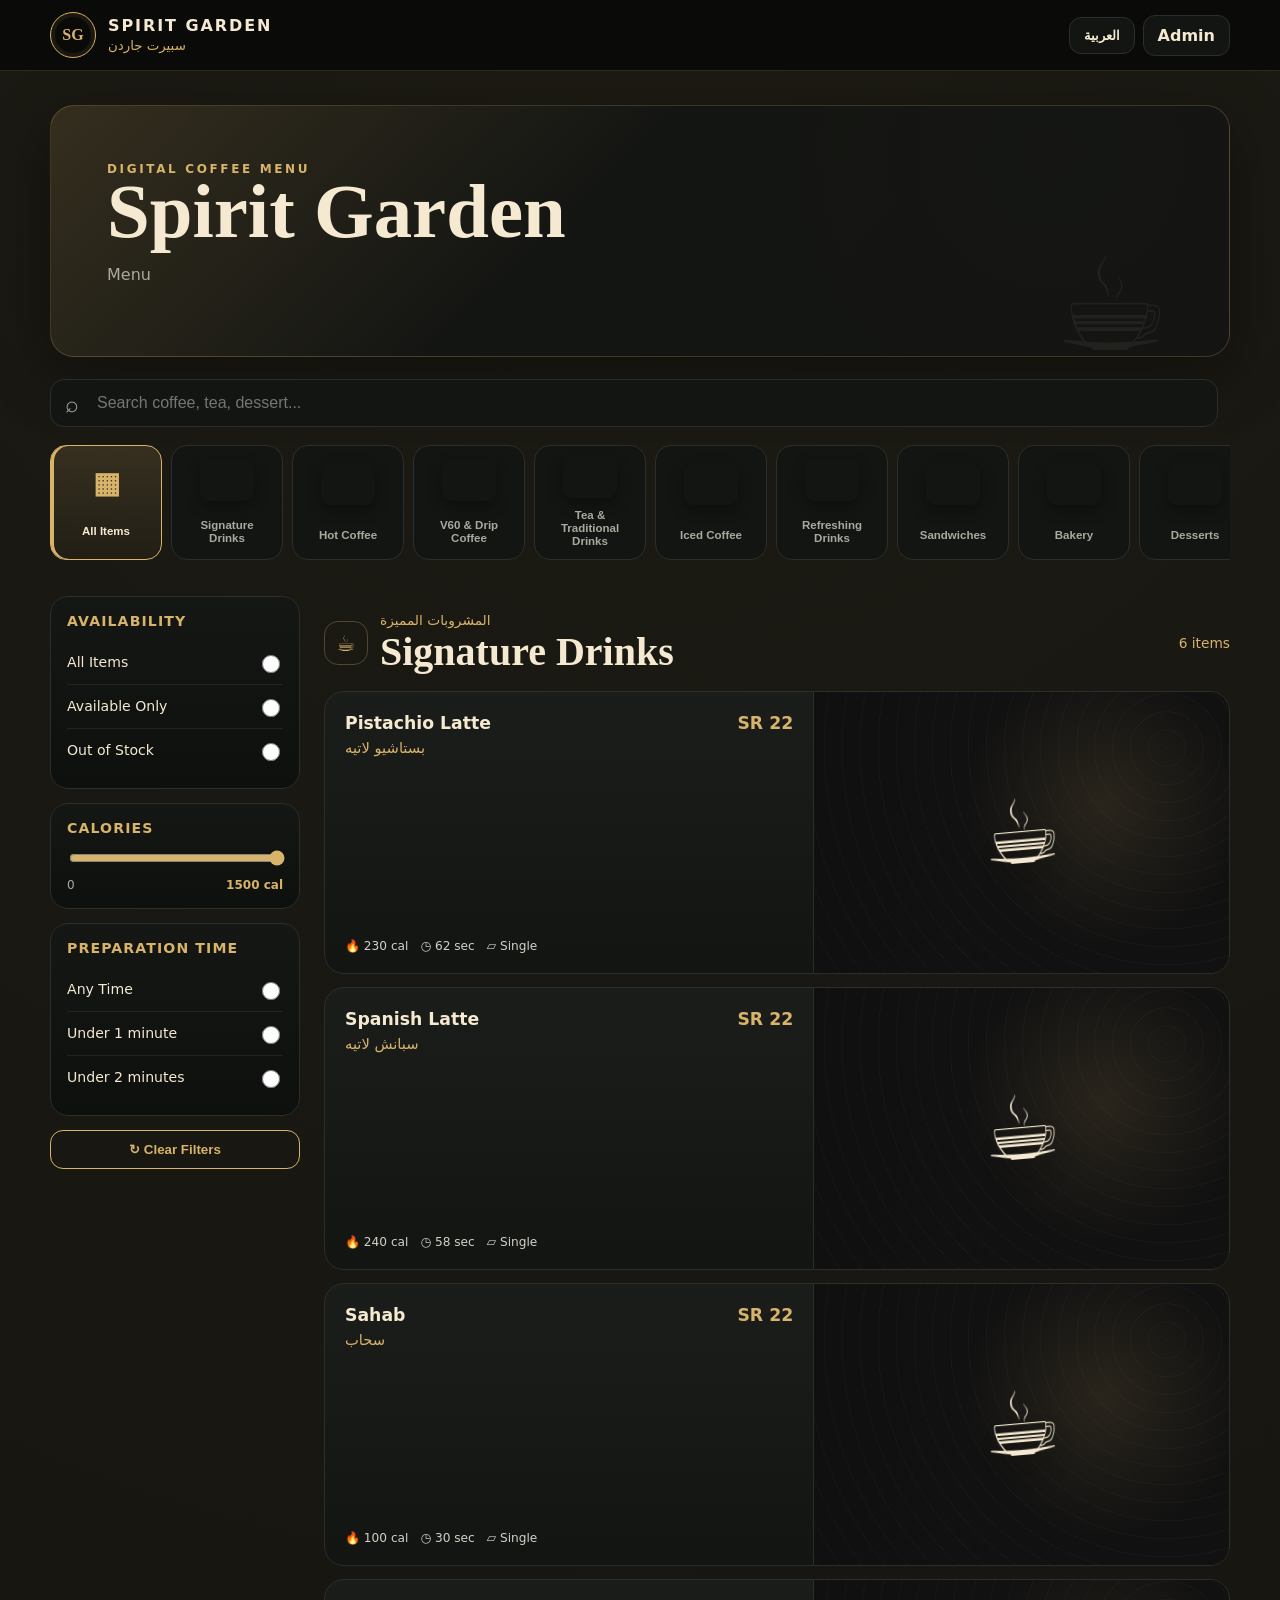
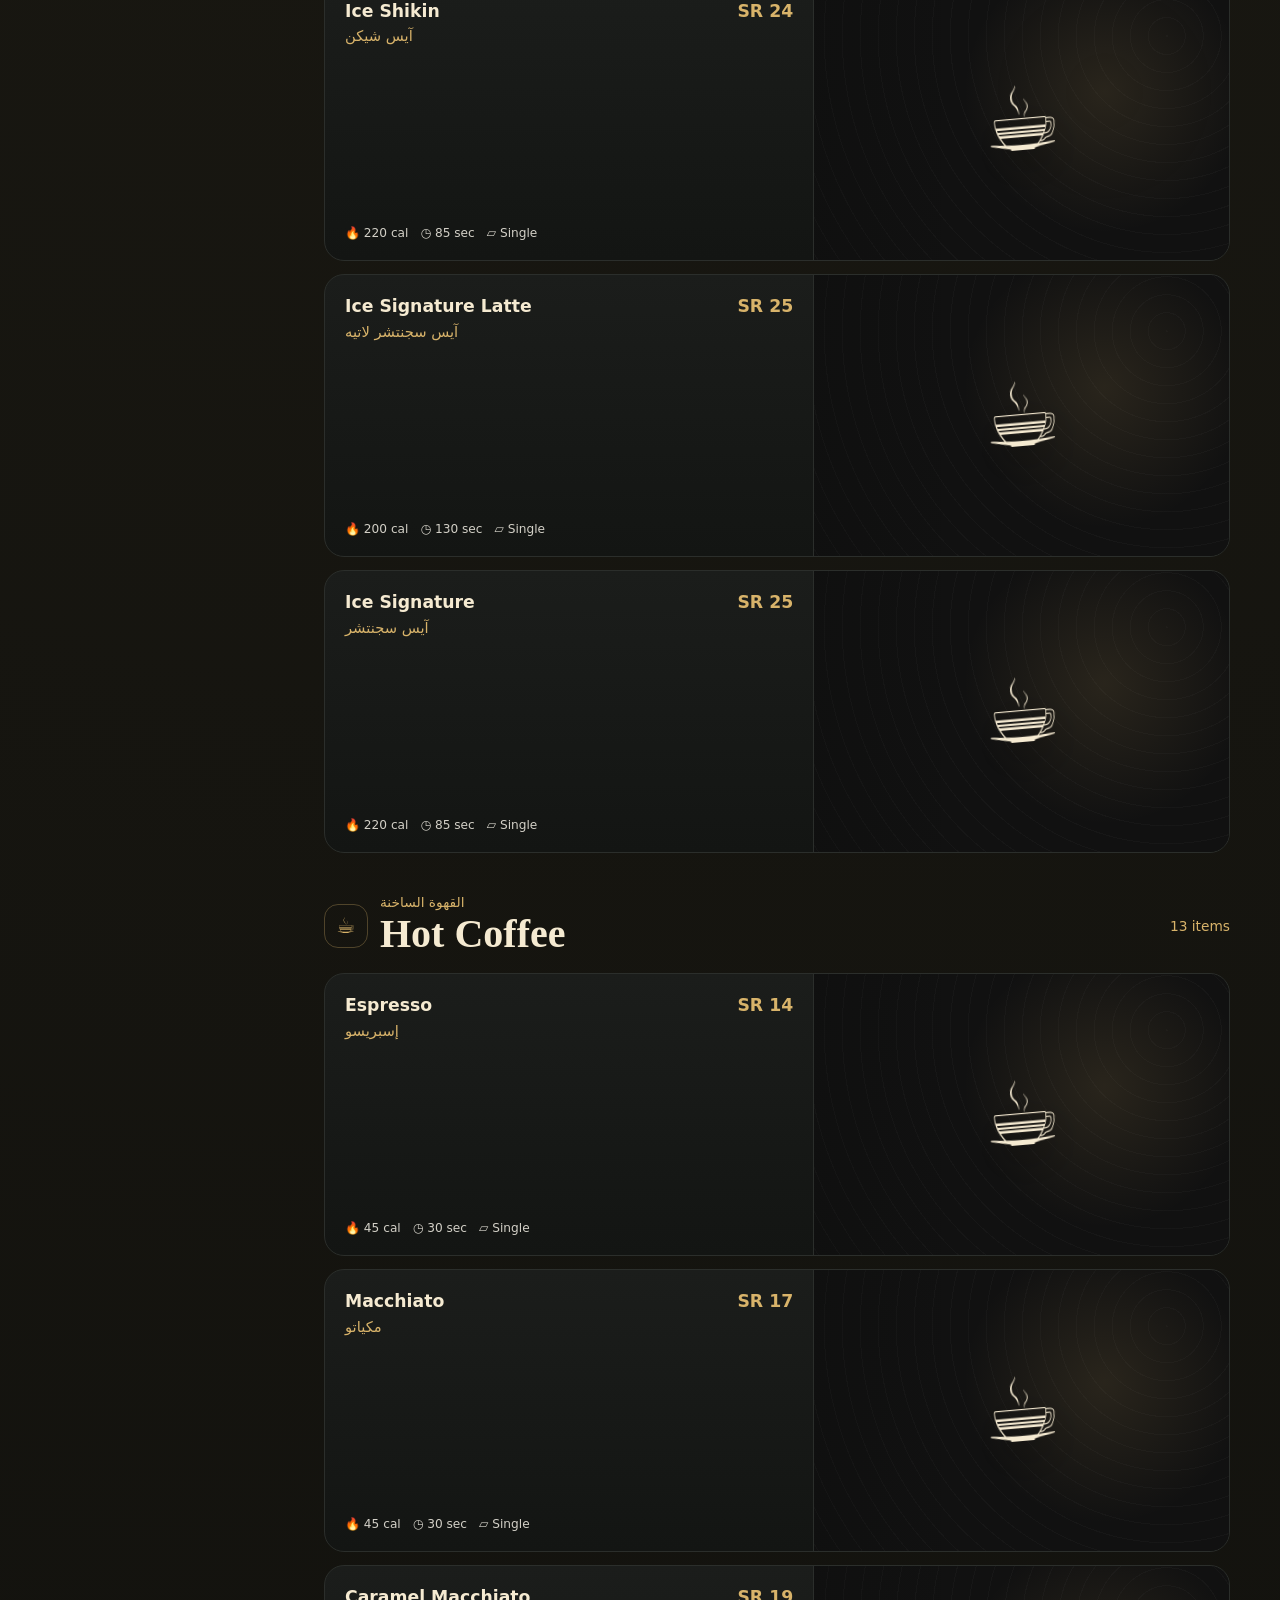
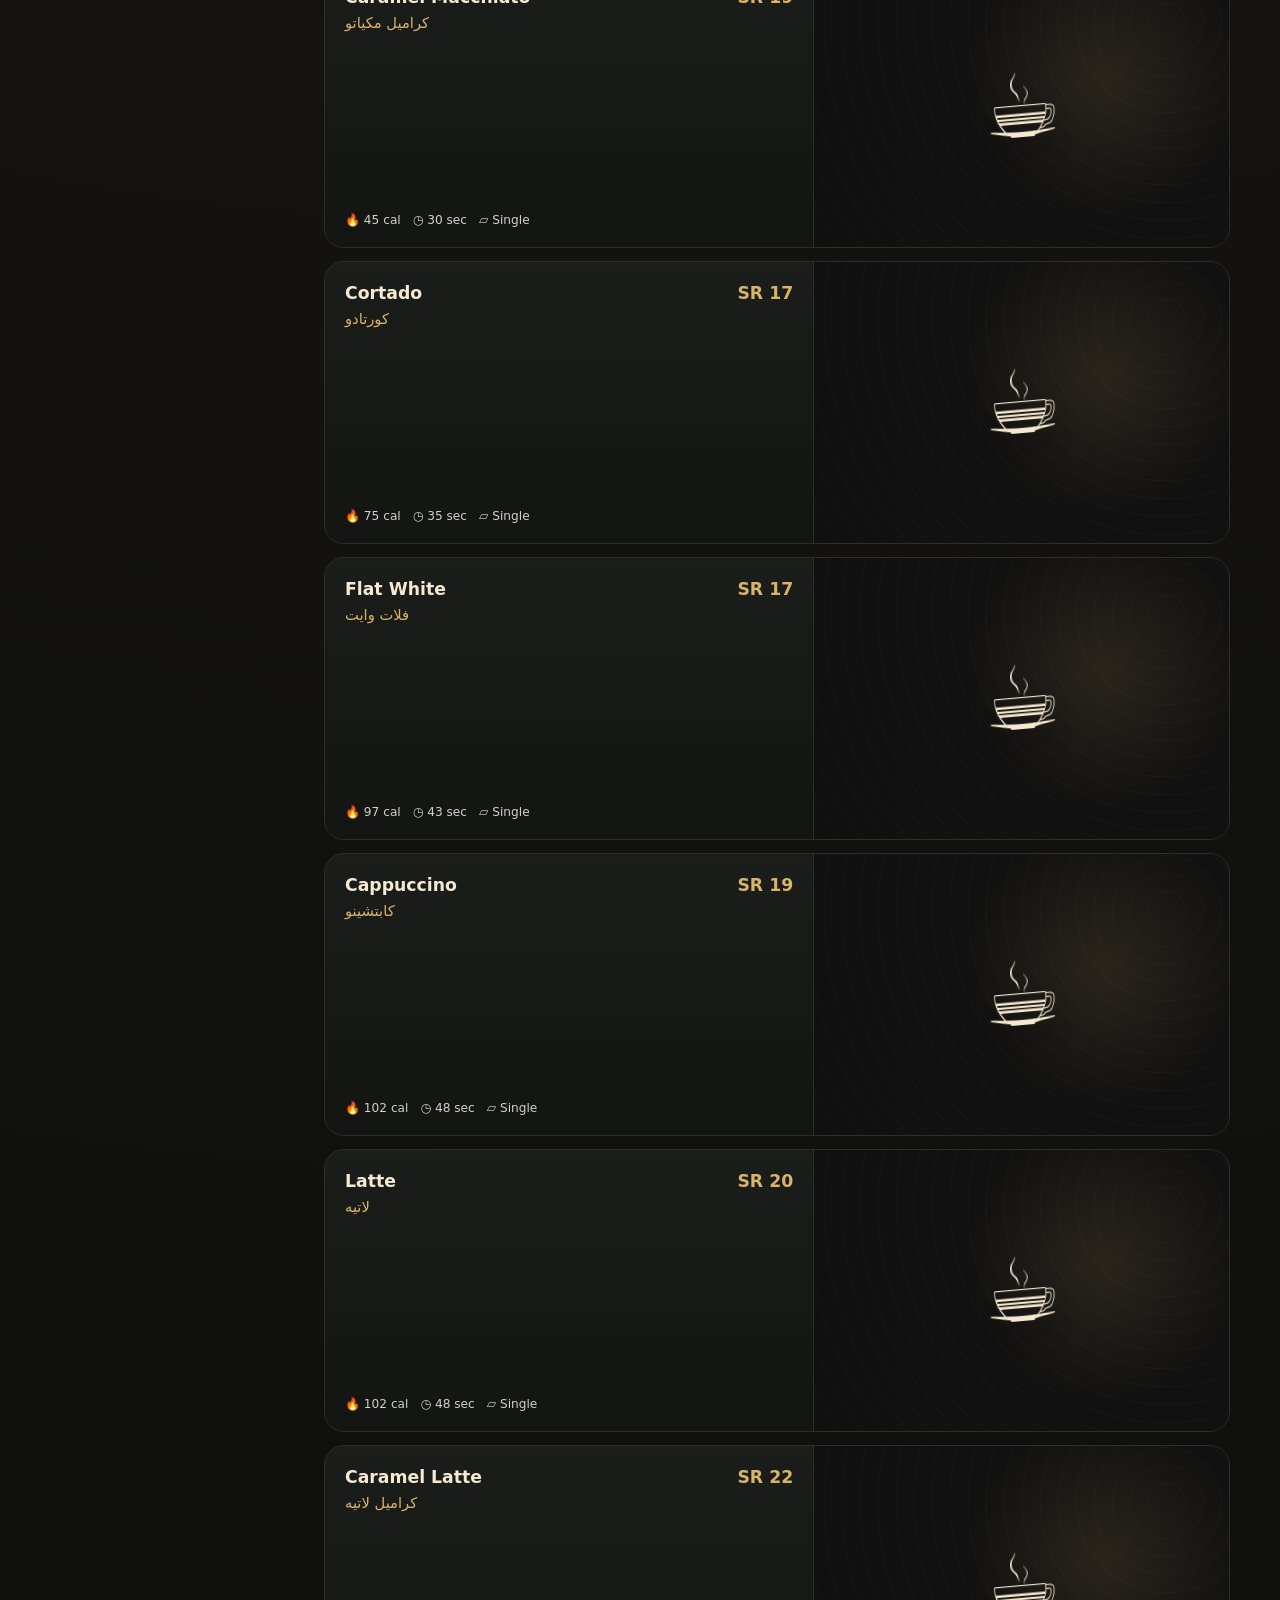
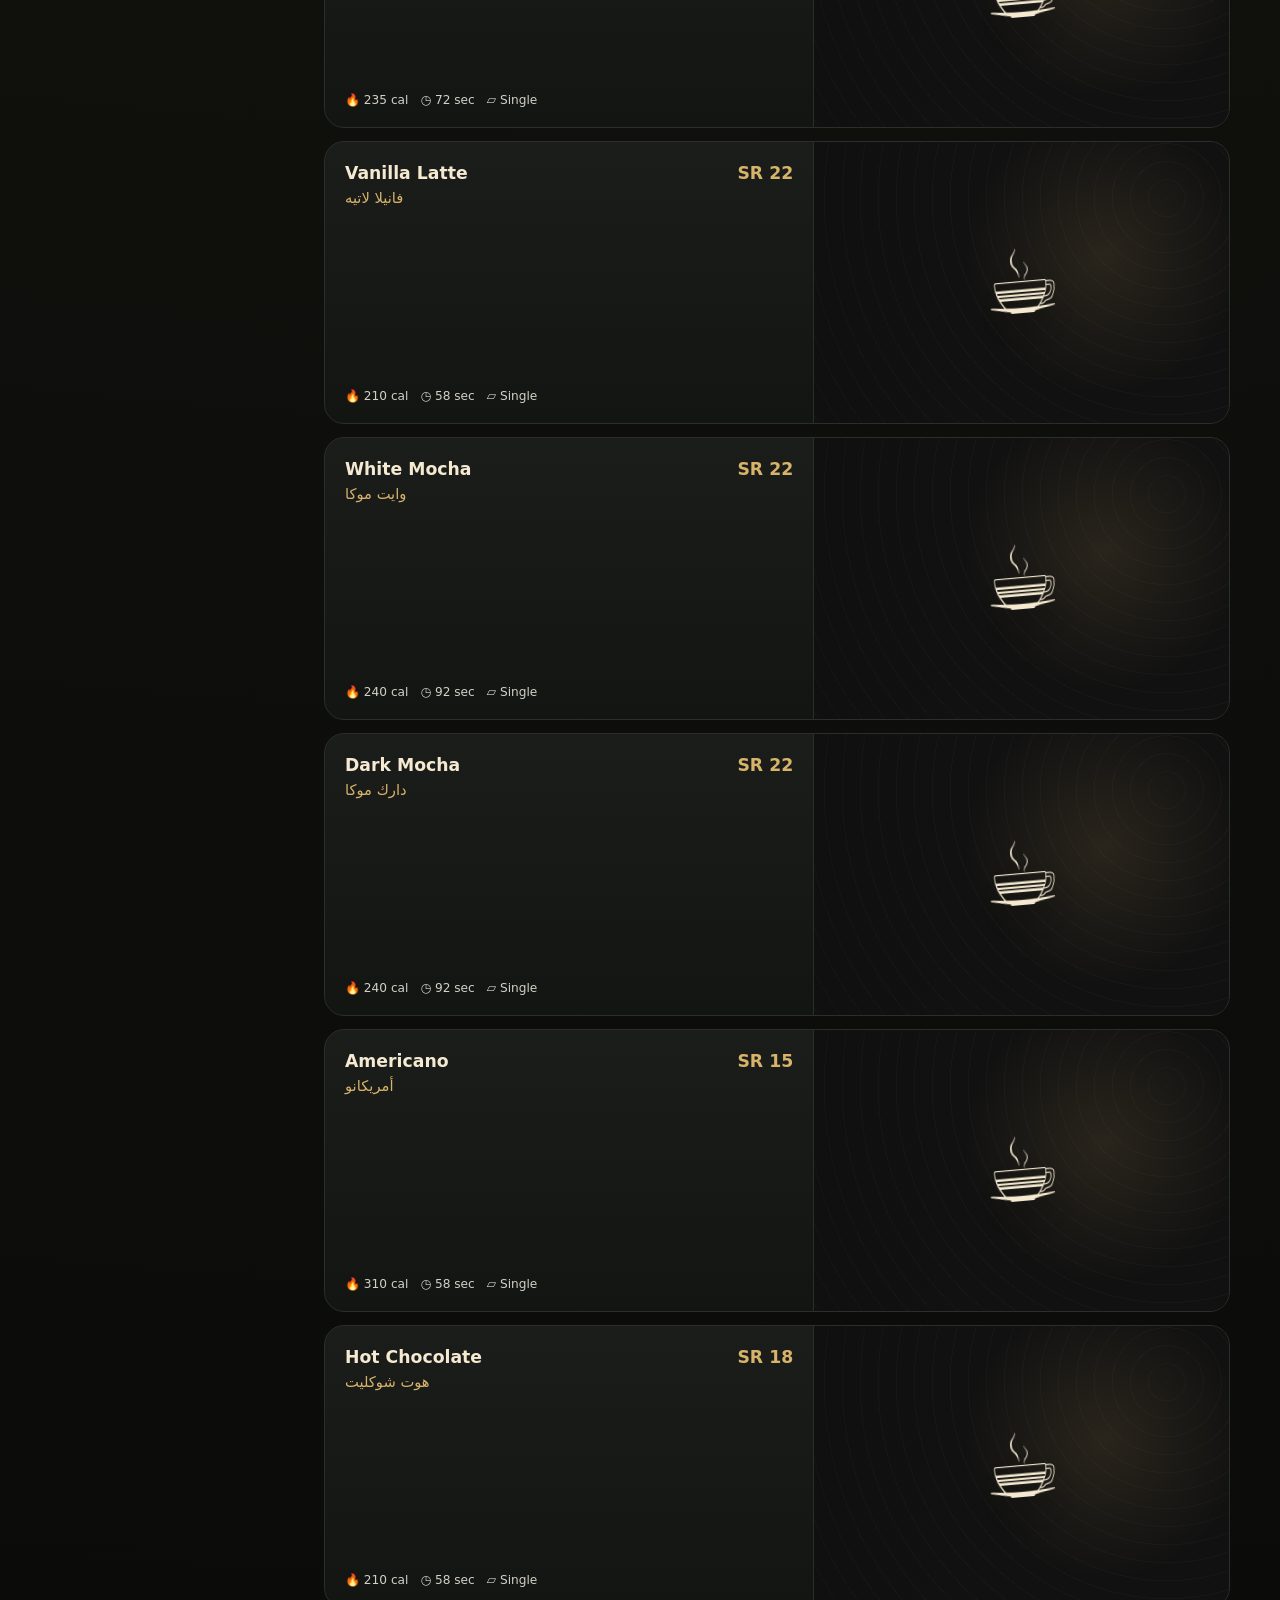
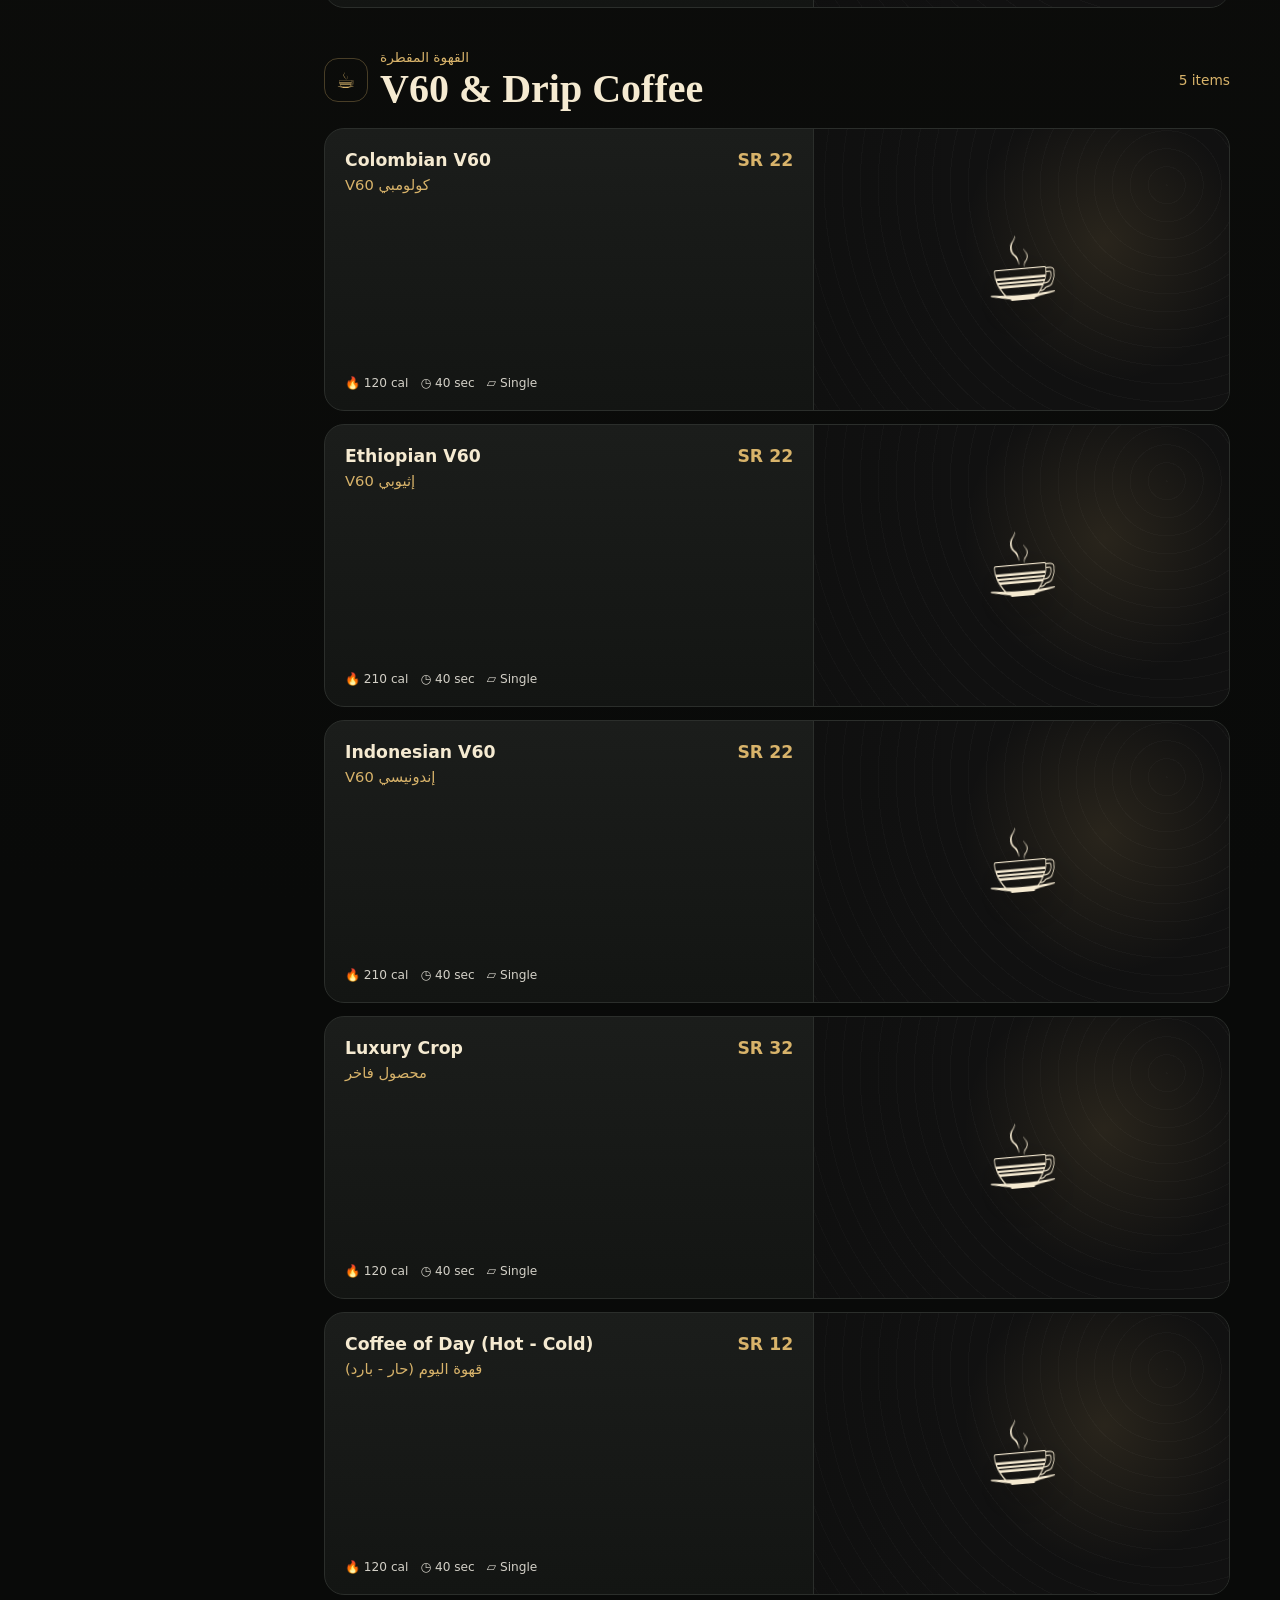
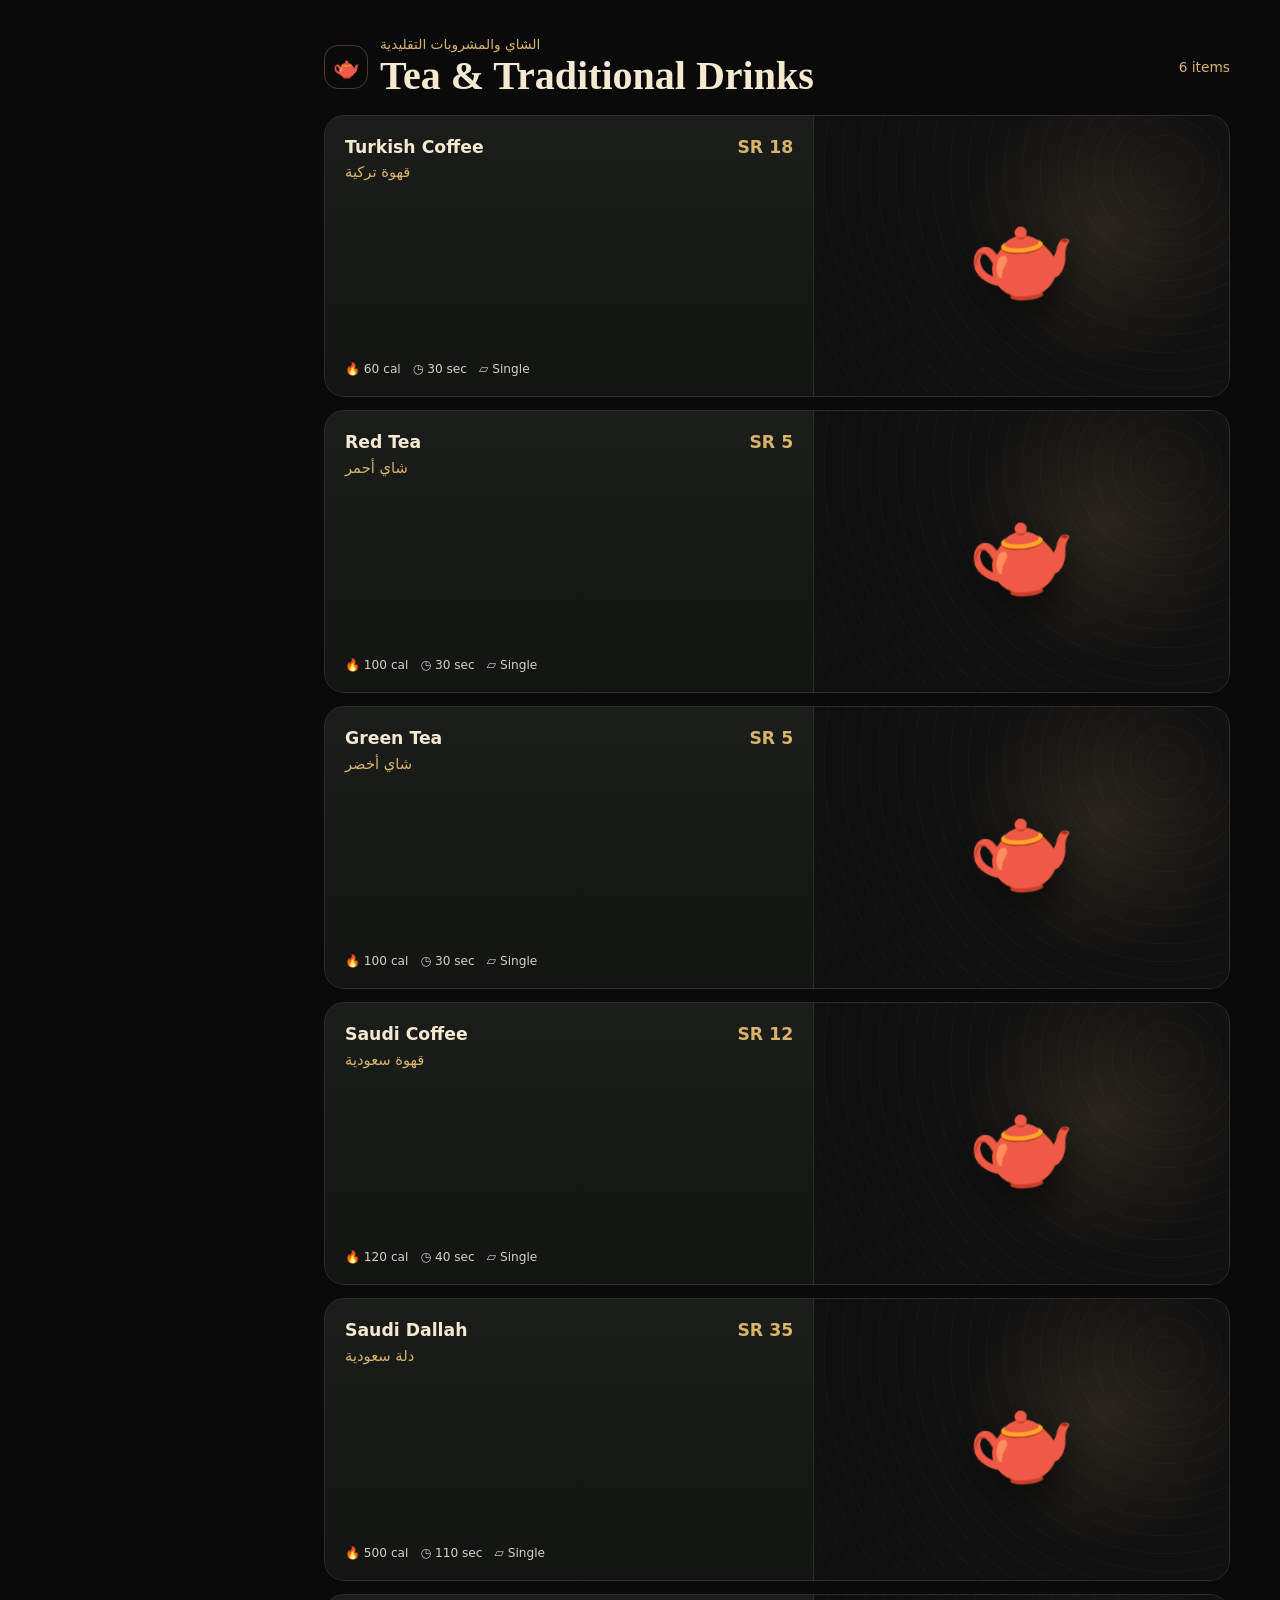
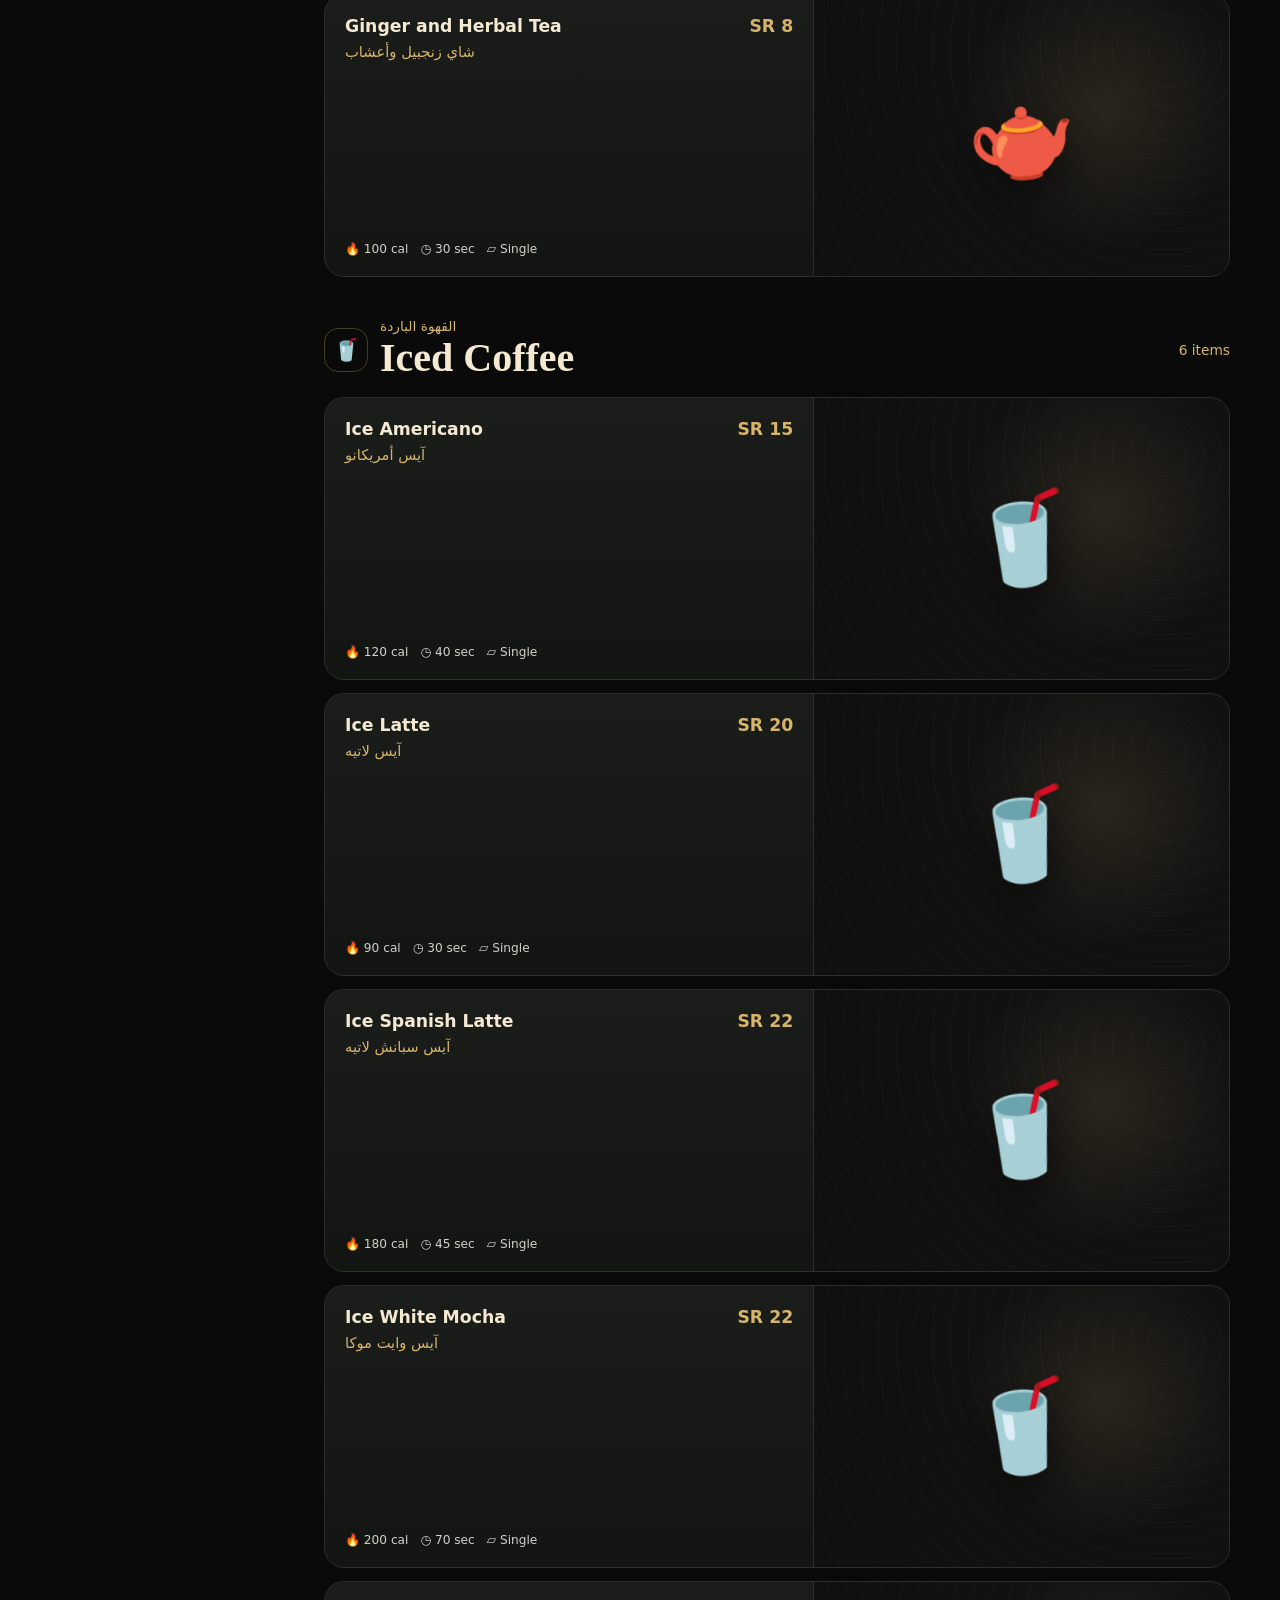
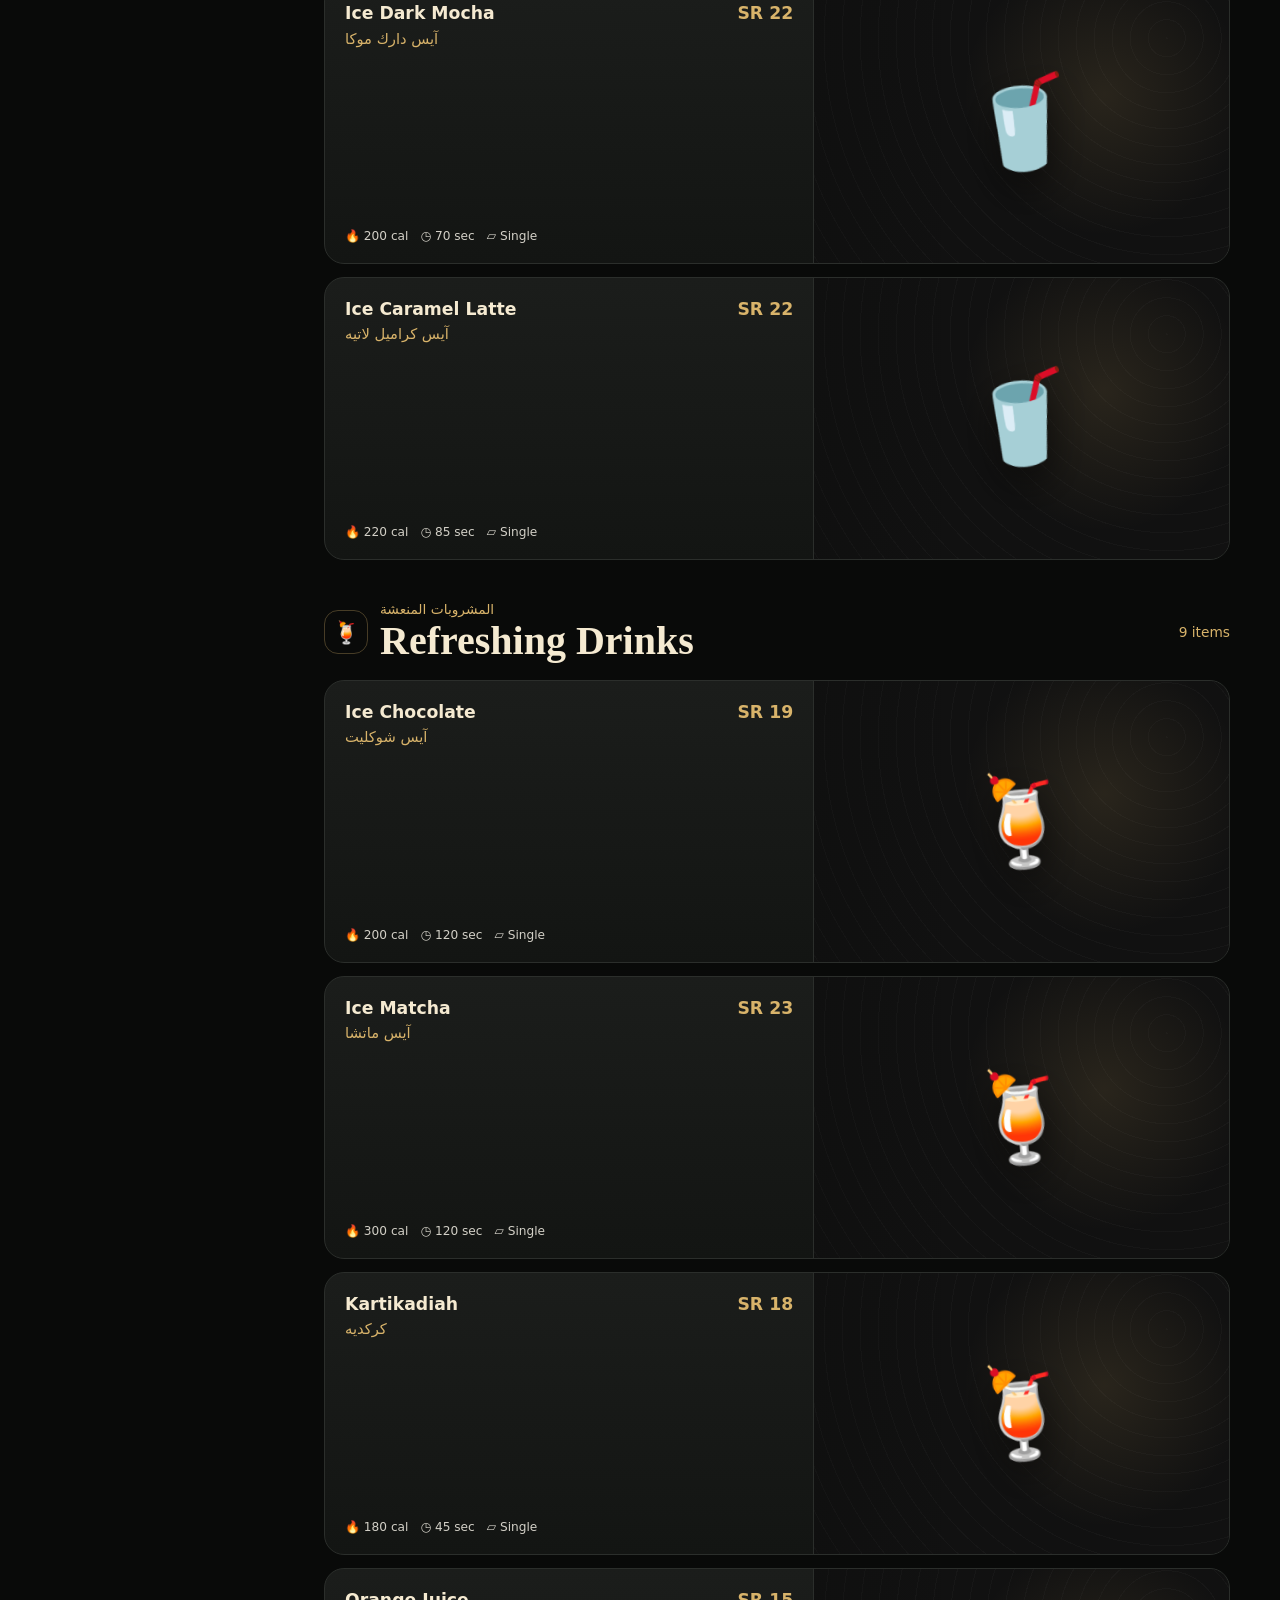
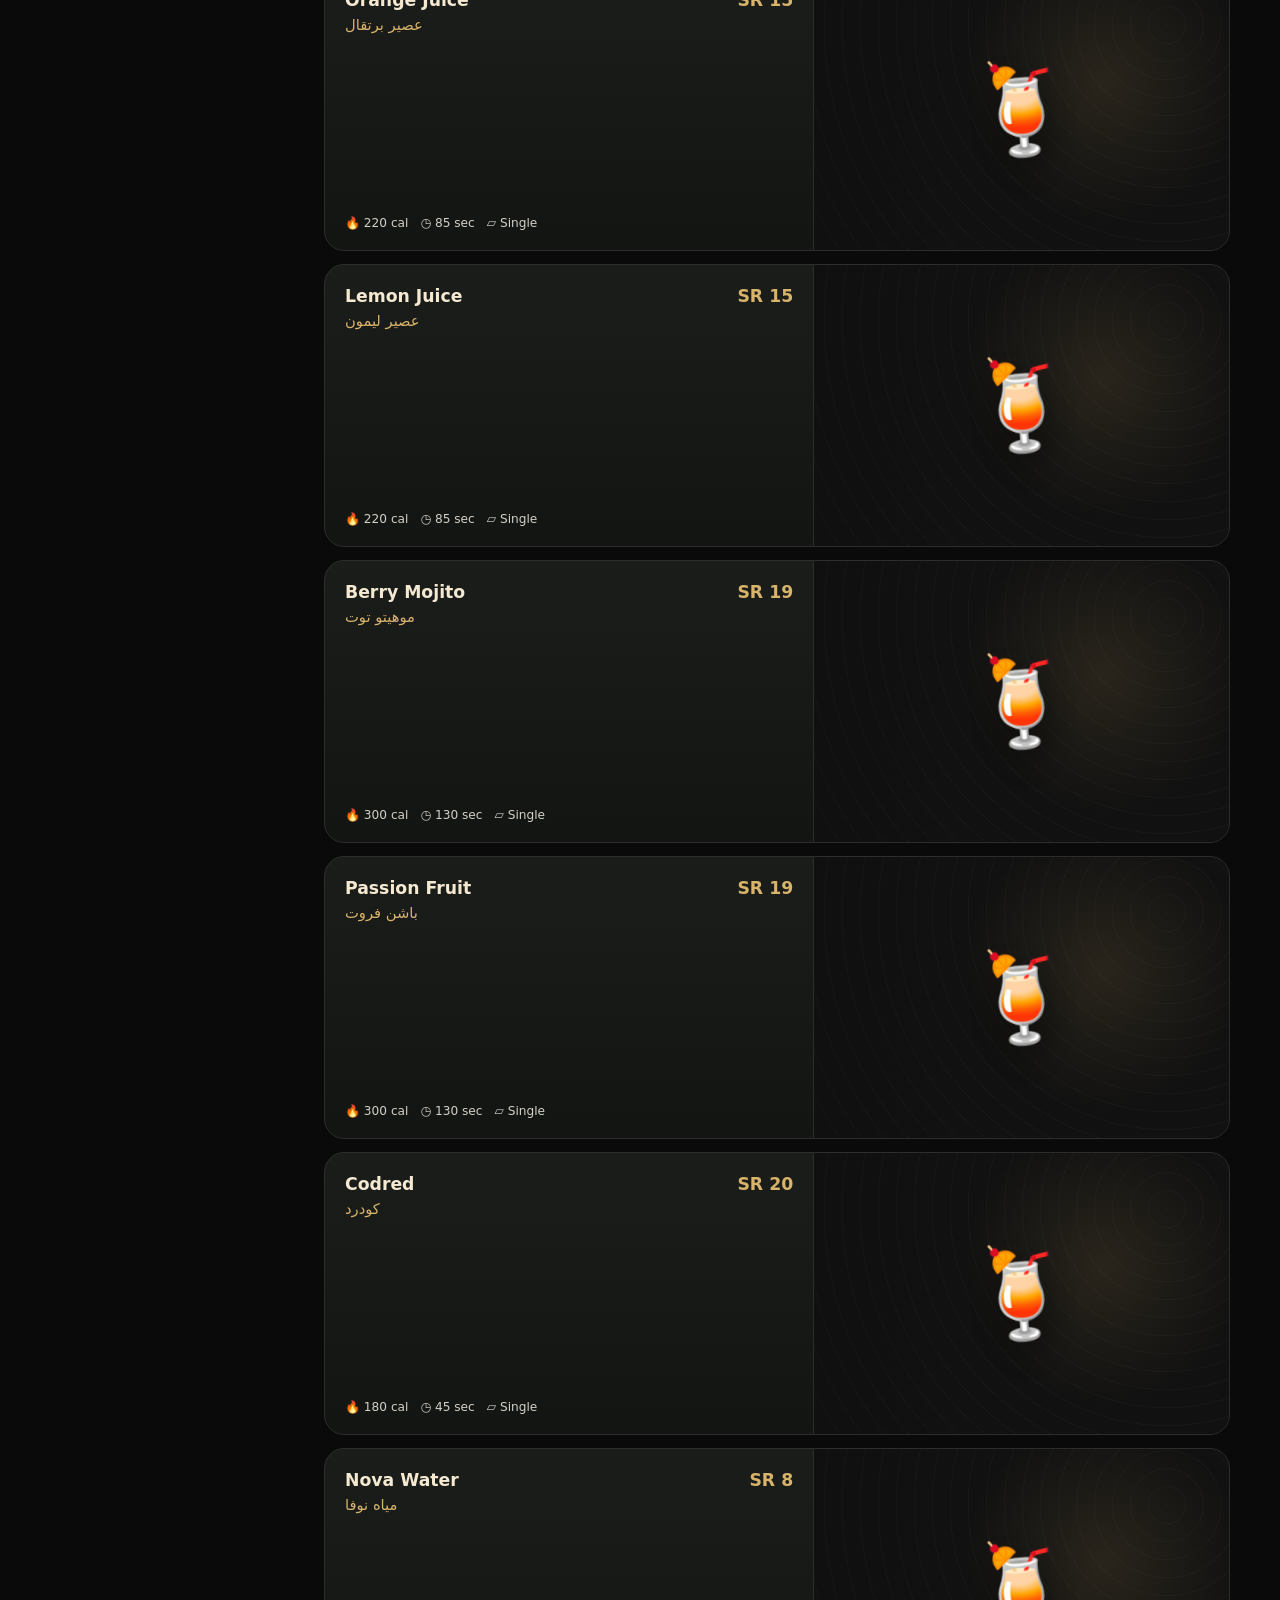
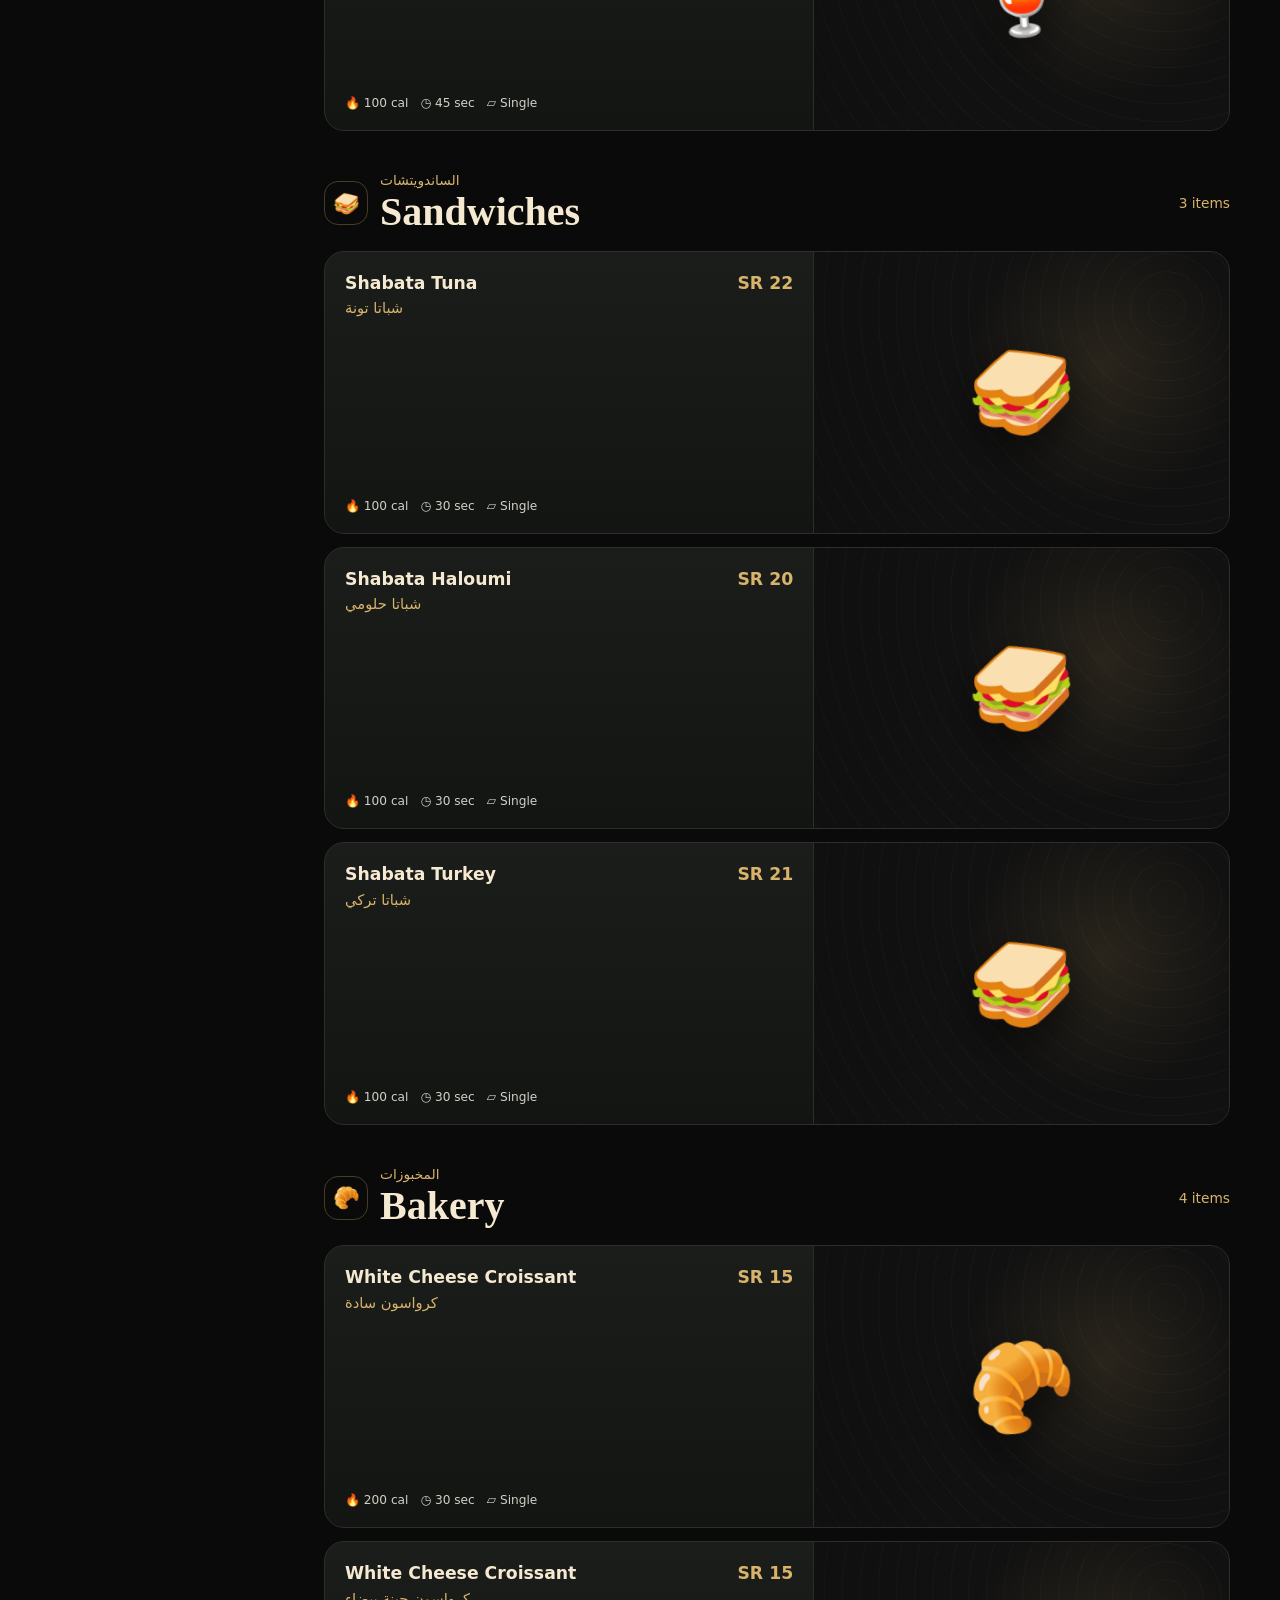
<file: index.html>
<!doctype html><html lang="en" dir="ltr"><head><meta charset="utf-8"><meta name="viewport" content="width=device-width,initial-scale=1,viewport-fit=cover"><meta name="theme-color" content="#070807"><meta name="description" content="Spirit Garden coffee shop digital menu"><title>Spirit Garden Menu</title><link rel="stylesheet" href="styles.css?v=20260724-7"><link rel="stylesheet" href="menu-v2.css?v=20260724-7"></head><body><header class="topbar"><div class="container topbar-inner"><a class="brand" href="#top"><div class="logo-mark">SG</div><div class="brand-copy"><strong id="brandName">Spirit Garden</strong><small id="brandAr">سبيرت جاردن</small></div></a><div class="actions"><button class="icon-btn" id="languageBtn" type="button">العربية</button><a class="btn admin-link" href="admin.html">Admin</a></div></div></header><main id="top"><section class="hero"><div class="container"><div class="hero-card"><div class="eyebrow" id="eyebrow">Digital Coffee Menu</div><h1 id="heroTitle">Spirit Garden</h1><p id="heroText">Menu</p></div><div class="toolbar"><div class="search-wrap"><span aria-hidden="true">⌕</span><input class="search" id="searchInput" type="search" placeholder="Search coffee, tea, dessert..."></div><button class="btn filter-trigger" id="filterTrigger" type="button" aria-controls="filterDrawer">☷ <span>Filters</span></button></div><nav class="chips" id="sectionChips" aria-label="Menu sections"></nav></div></section><div class="container menu-layout"><aside class="filters" id="desktopFilters"></aside><div class="menu-content" id="menuRoot"></div></div></main><footer class="footer" id="footer"><div class="container footer-inner"><div><strong>Spirit Garden</strong><div id="footerText">Prices are in Saudi Riyals.</div></div><div id="updatedText"></div></div></footer><div class="drawer-backdrop" id="drawerBackdrop"></div><aside class="filter-drawer" id="filterDrawer" aria-hidden="true"><div class="drawer-head"><strong id="drawerTitle">Filters</strong><button class="icon-btn" id="closeFilters" type="button">✕</button></div><div id="mobileFilters"></div></aside><nav class="mobile-nav" aria-label="Mobile navigation"><a class="active" href="#top"><span>☕</span><small>Menu</small></a><button type="button" id="mobileSearch"><span>⌕</span><small>Search</small></button><button type="button"><span>♡</span><small>Favorites</small></button><a href="#footer"><span>ⓘ</span><small>Info</small></a></nav><script src="reset-pdf-menu.js?v=20260724-7"></script><script src="data.js?v=20260724-7"></script><script src="photo-map.js?v=20260724-7"></script><script src="app.js?v=20260724-7"></script><script src="category-enhancements.js?v=20260724-7"></script></body></html>
</file>
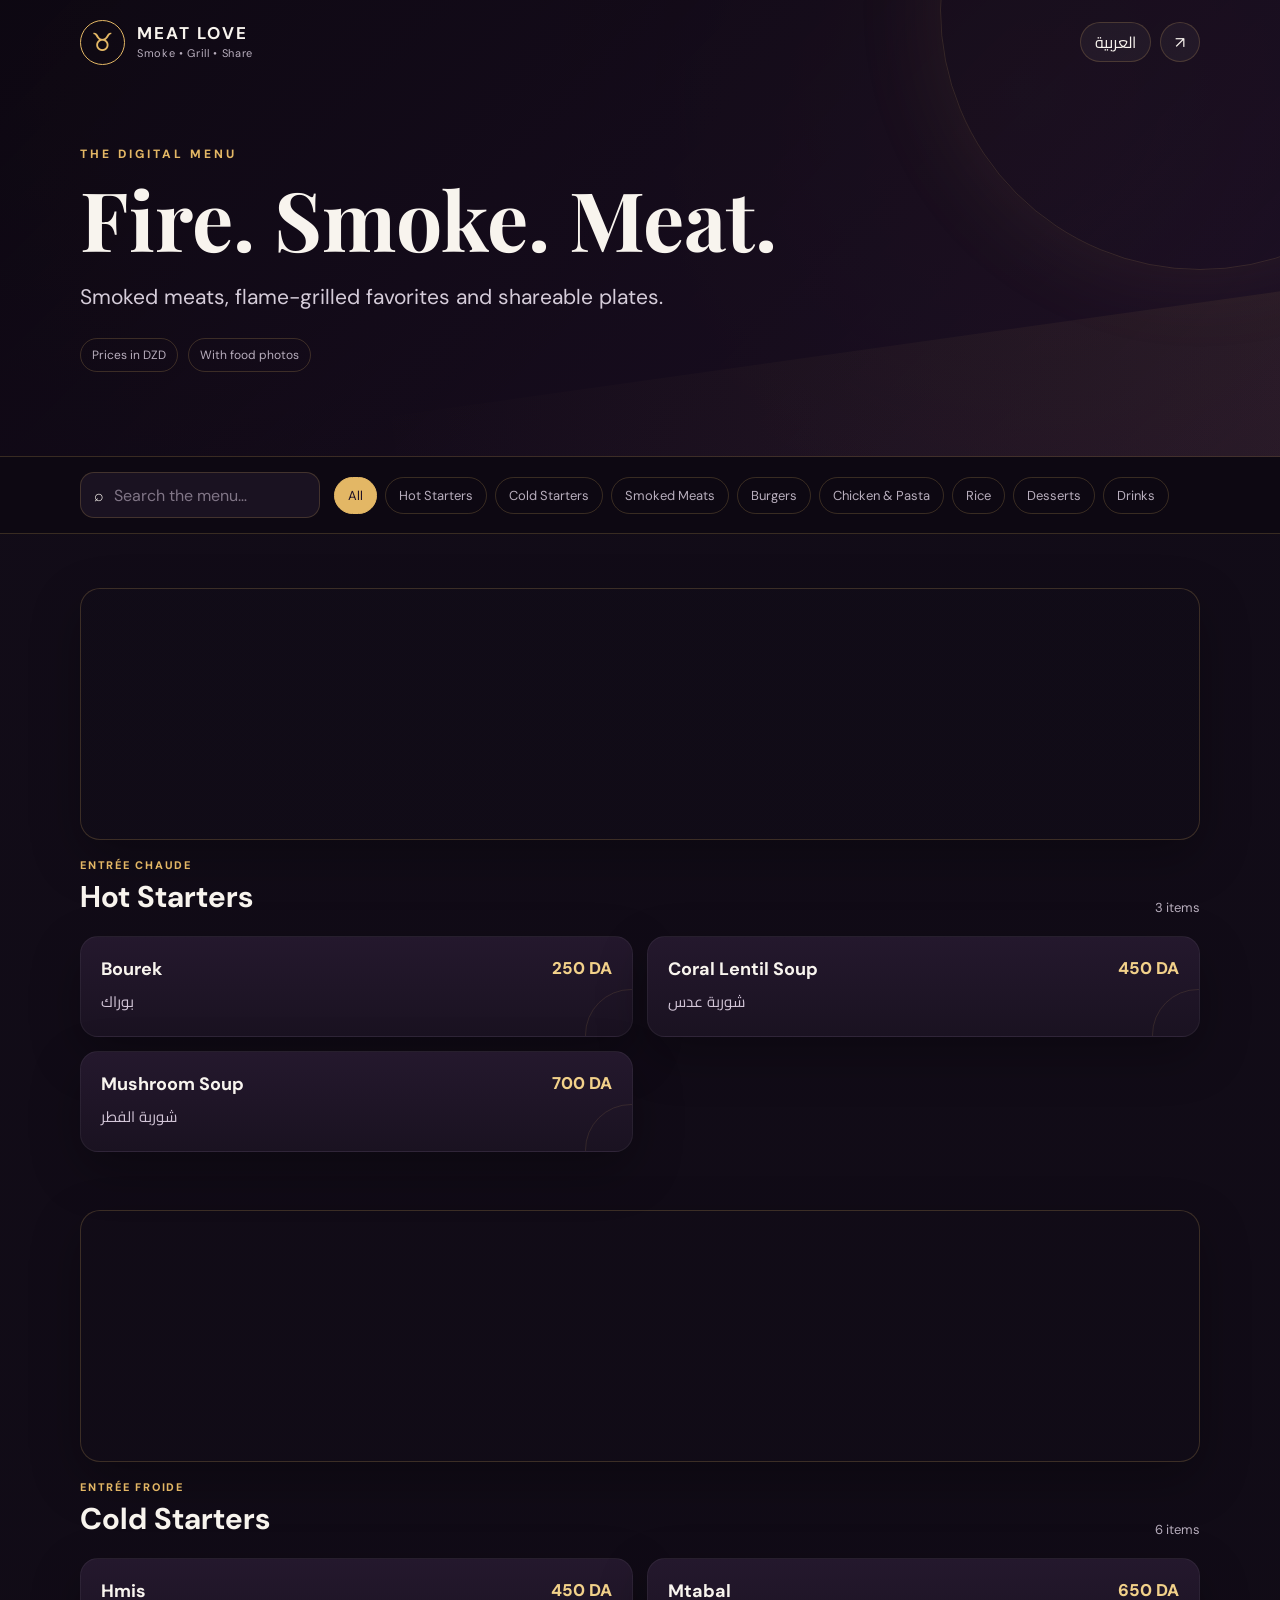
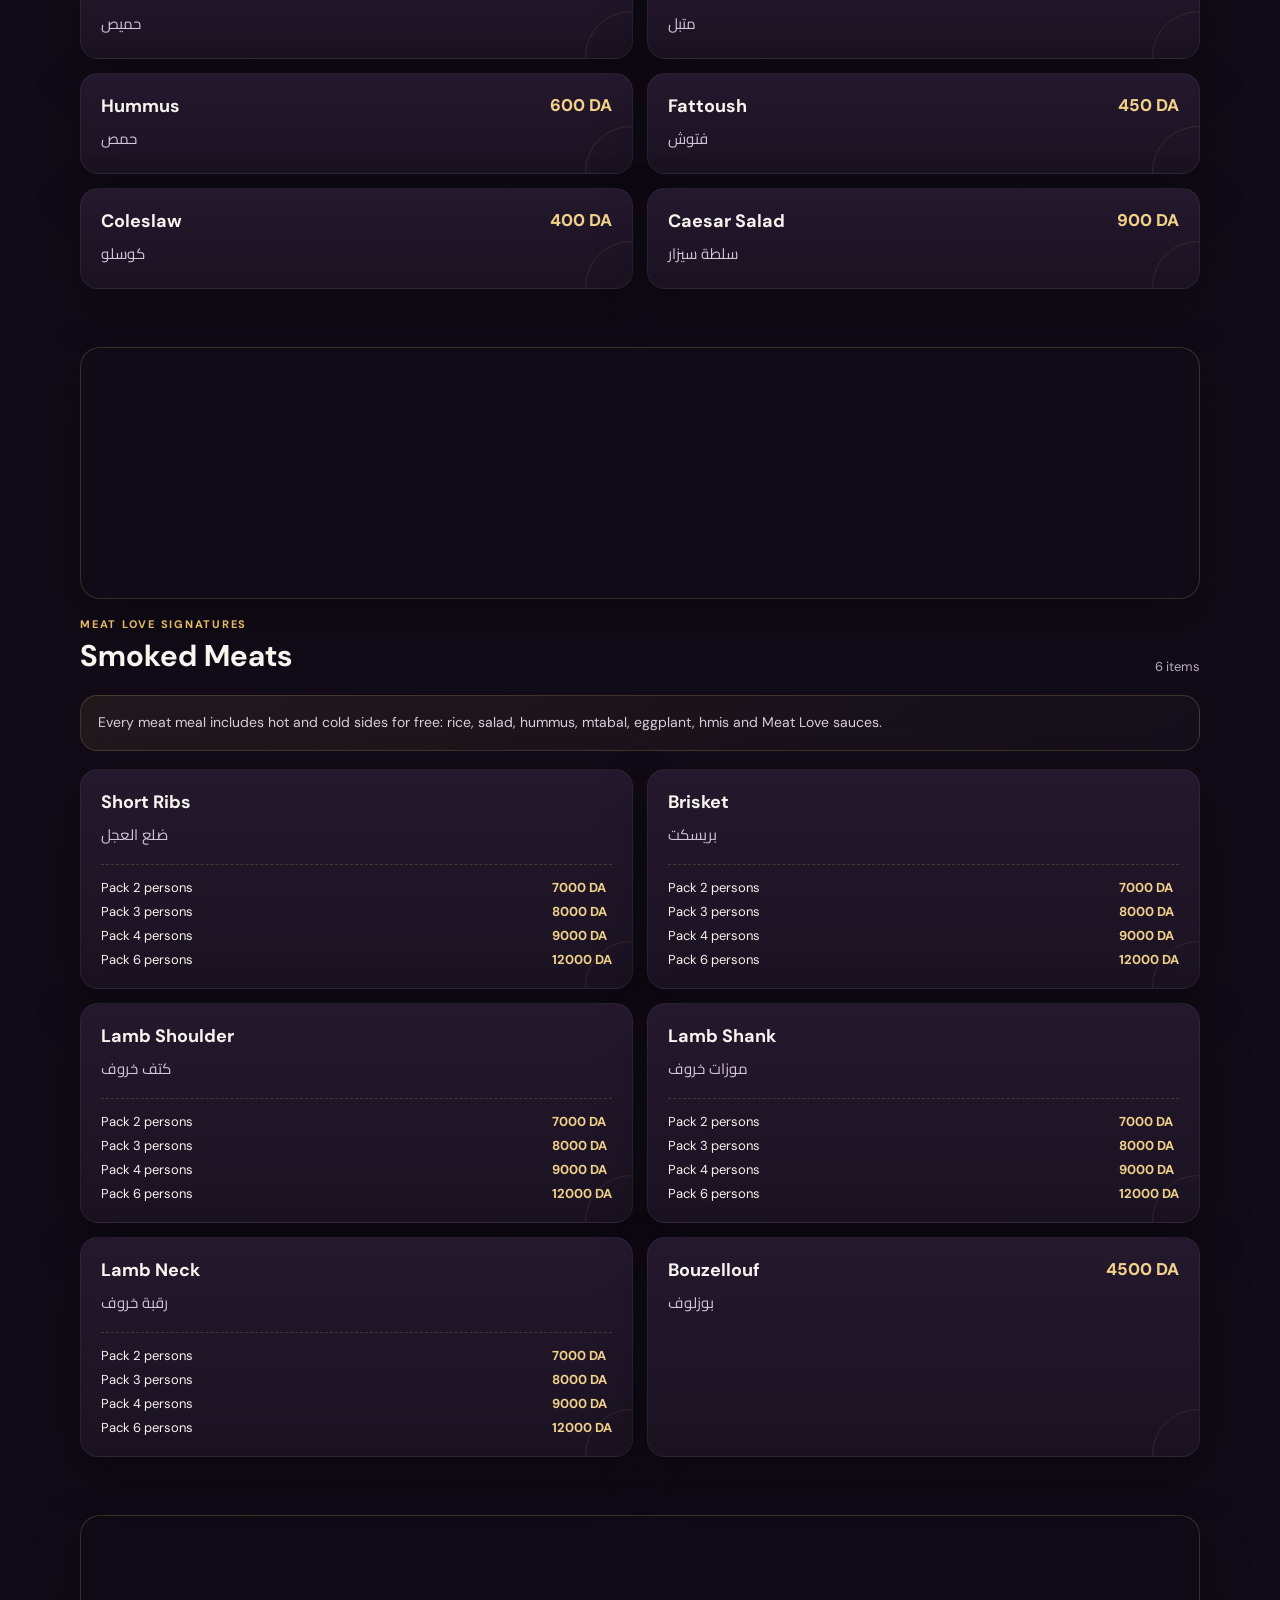
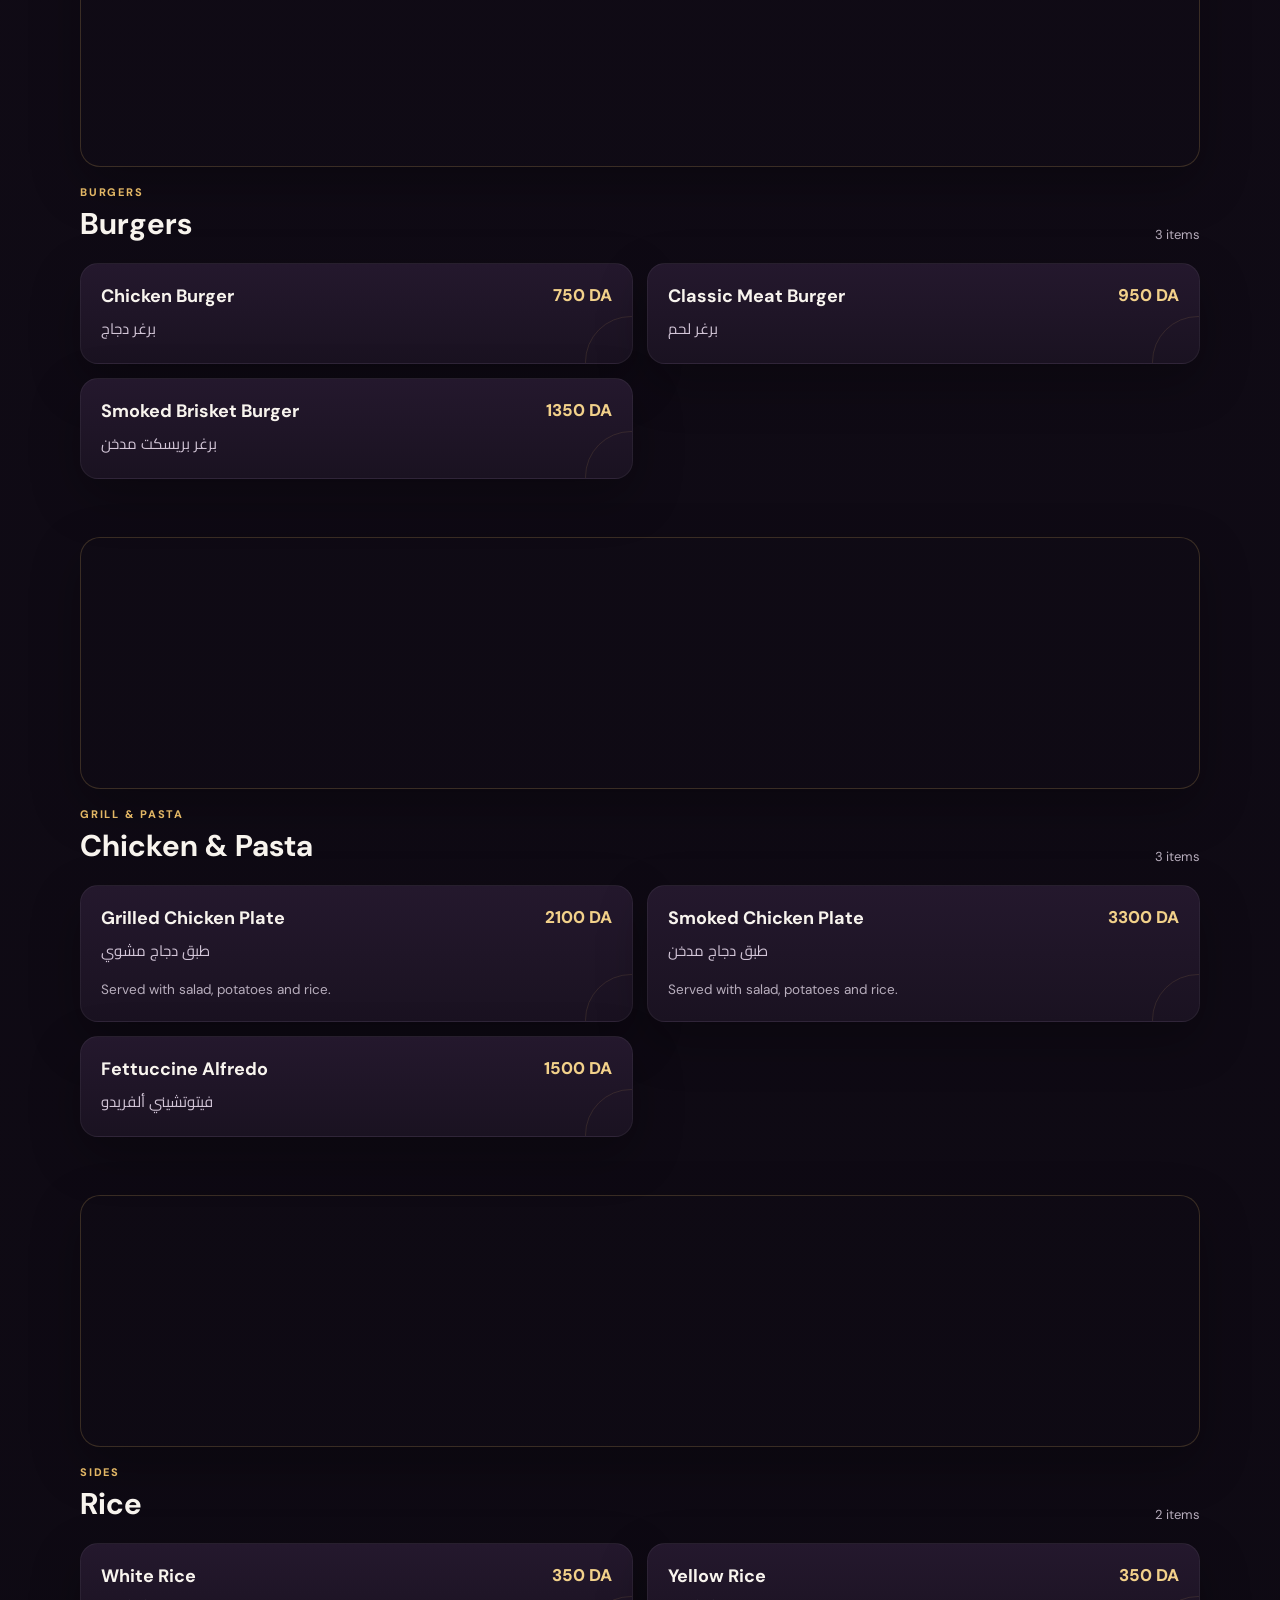
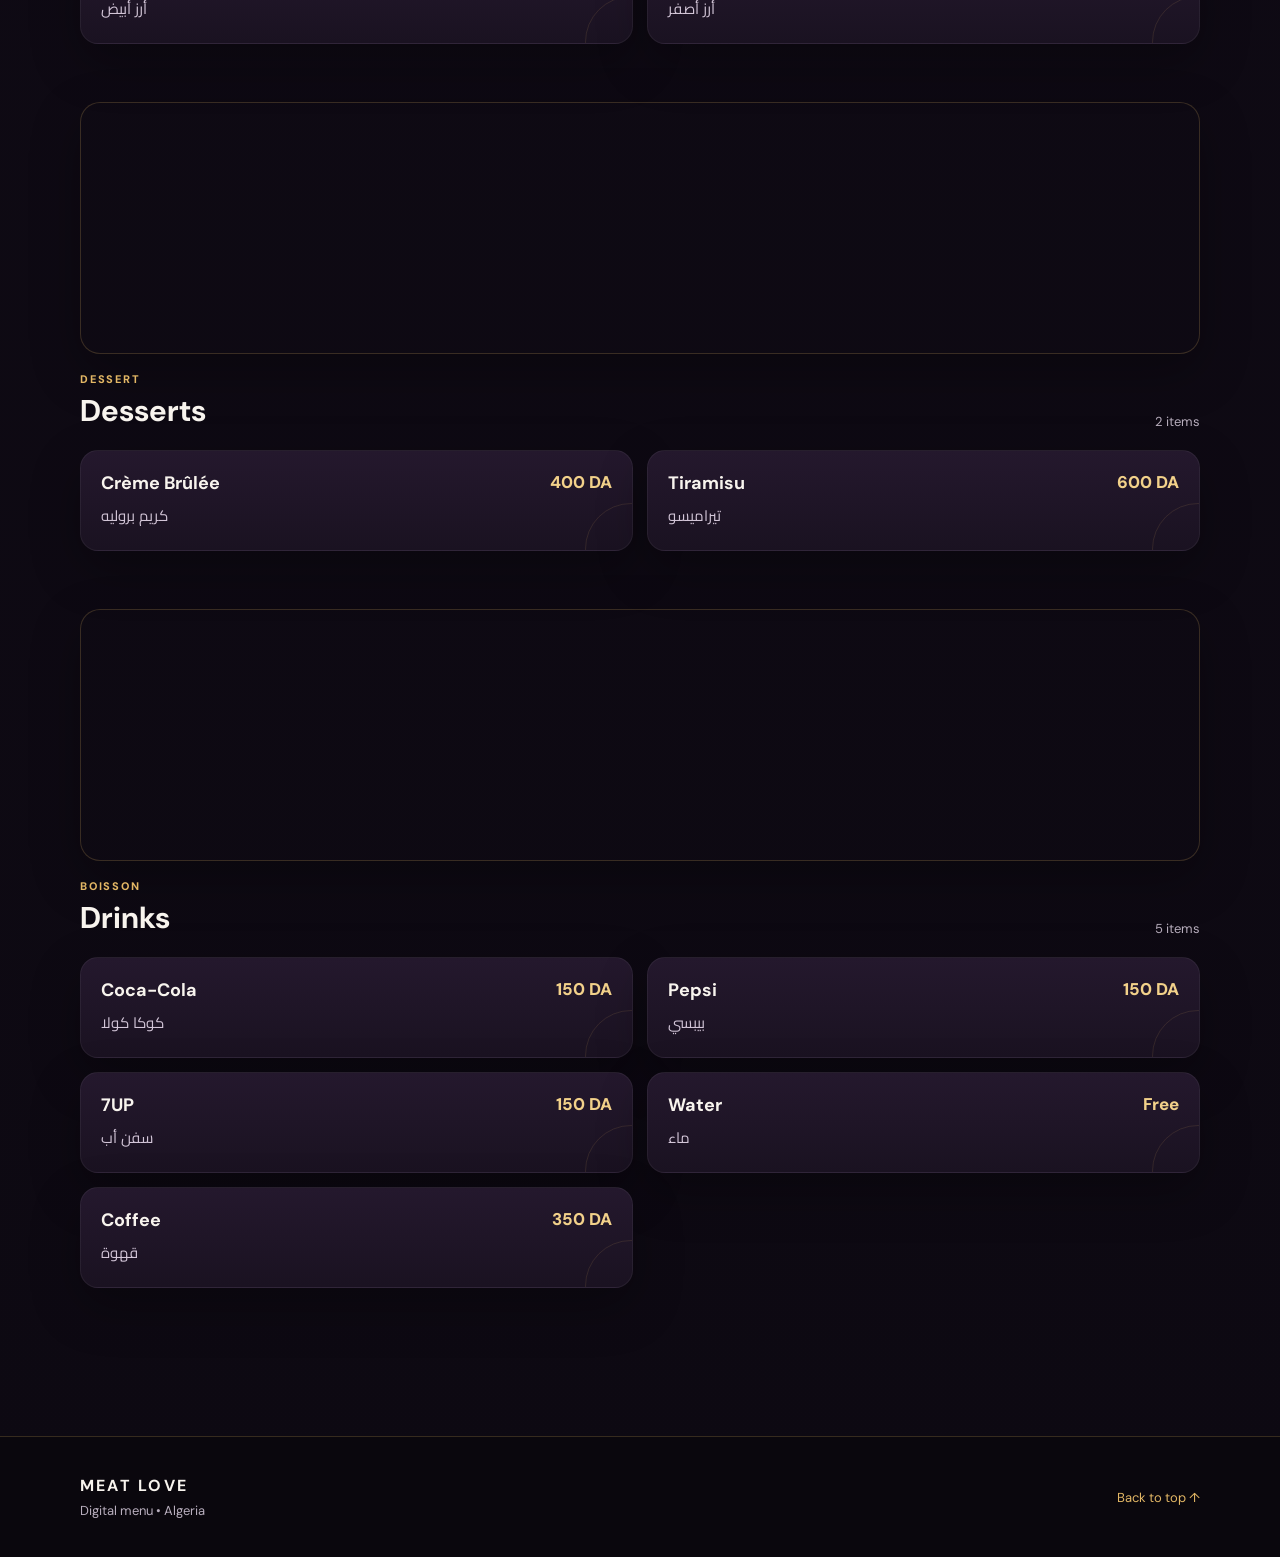
<file: meat-love-photos/index.html>
<!doctype html><html lang="en" dir="ltr"><head><meta charset="utf-8"><meta name="viewport" content="width=device-width, initial-scale=1, viewport-fit=cover"><meta name="theme-color" content="#1b1026"><meta name="description" content="Meat Love digital menu with food photography"><title>Meat Love — Photo Menu</title><link rel="preconnect" href="https://fonts.googleapis.com"><link rel="preconnect" href="https://fonts.gstatic.com" crossorigin><link href="https://fonts.googleapis.com/css2?family=Cairo:wght@400;600;700;800&family=DM+Sans:wght@400;500;600;700&family=Playfair+Display:wght@600;700&display=swap" rel="stylesheet"><link rel="stylesheet" href="../meat-love/styles.css"><link rel="stylesheet" href="photo-overrides.css"></head><body><header class="hero"><div class="hero-glow"></div><nav class="topbar container"><a class="brand" href="#top"><span class="brand-mark">♉</span><span class="brand-copy"><strong>MEAT LOVE</strong><small>Smoke • Grill • Share</small></span></a><div class="actions"><button id="langBtn" class="chip" type="button">العربية</button><button id="shareBtn" class="icon-btn" type="button">↗</button></div></nav><div class="hero-content container" id="top"><p class="eyebrow" data-en="THE DIGITAL MENU" data-ar="القائمة الرقمية">THE DIGITAL MENU</p><h1 data-en="Fire. Smoke. Meat." data-ar="نار. تدخين. لحوم.">Fire. Smoke. Meat.</h1><p class="lead" data-en="Smoked meats, flame-grilled favorites and shareable plates." data-ar="لحوم مدخنة، أطباق مشوية ومقبلات للمشاركة.">Smoked meats, flame-grilled favorites and shareable plates.</p><div class="hero-badges"><span data-en="Prices in DZD" data-ar="الأسعار بالدينار الجزائري">Prices in DZD</span><span data-en="With food photos" data-ar="مع صور الأطباق">With food photos</span></div></div></header><main><section class="sticky-tools"><div class="container tools-row"><label class="search-box"><span>⌕</span><input id="searchInput" type="search" placeholder="Search the menu…" autocomplete="off"></label><div id="categoryNav" class="category-nav"></div></div></section><section class="container"><div id="menuRoot" class="menu-root"></div><p id="emptyState" class="empty-state" hidden data-en="No menu items found." data-ar="لم يتم العثور على أطباق.">No menu items found.</p></section></main><footer class="footer"><div class="container footer-inner"><div><strong>MEAT LOVE</strong><p data-en="Digital menu • Algeria" data-ar="القائمة الرقمية • الجزائر">Digital menu • Algeria</p></div><a href="#top" class="back-top" data-en="Back to top ↑" data-ar="إلى الأعلى ↑">Back to top ↑</a></div></footer><script src="../meat-love/app.js"></script></body></html>
</file>
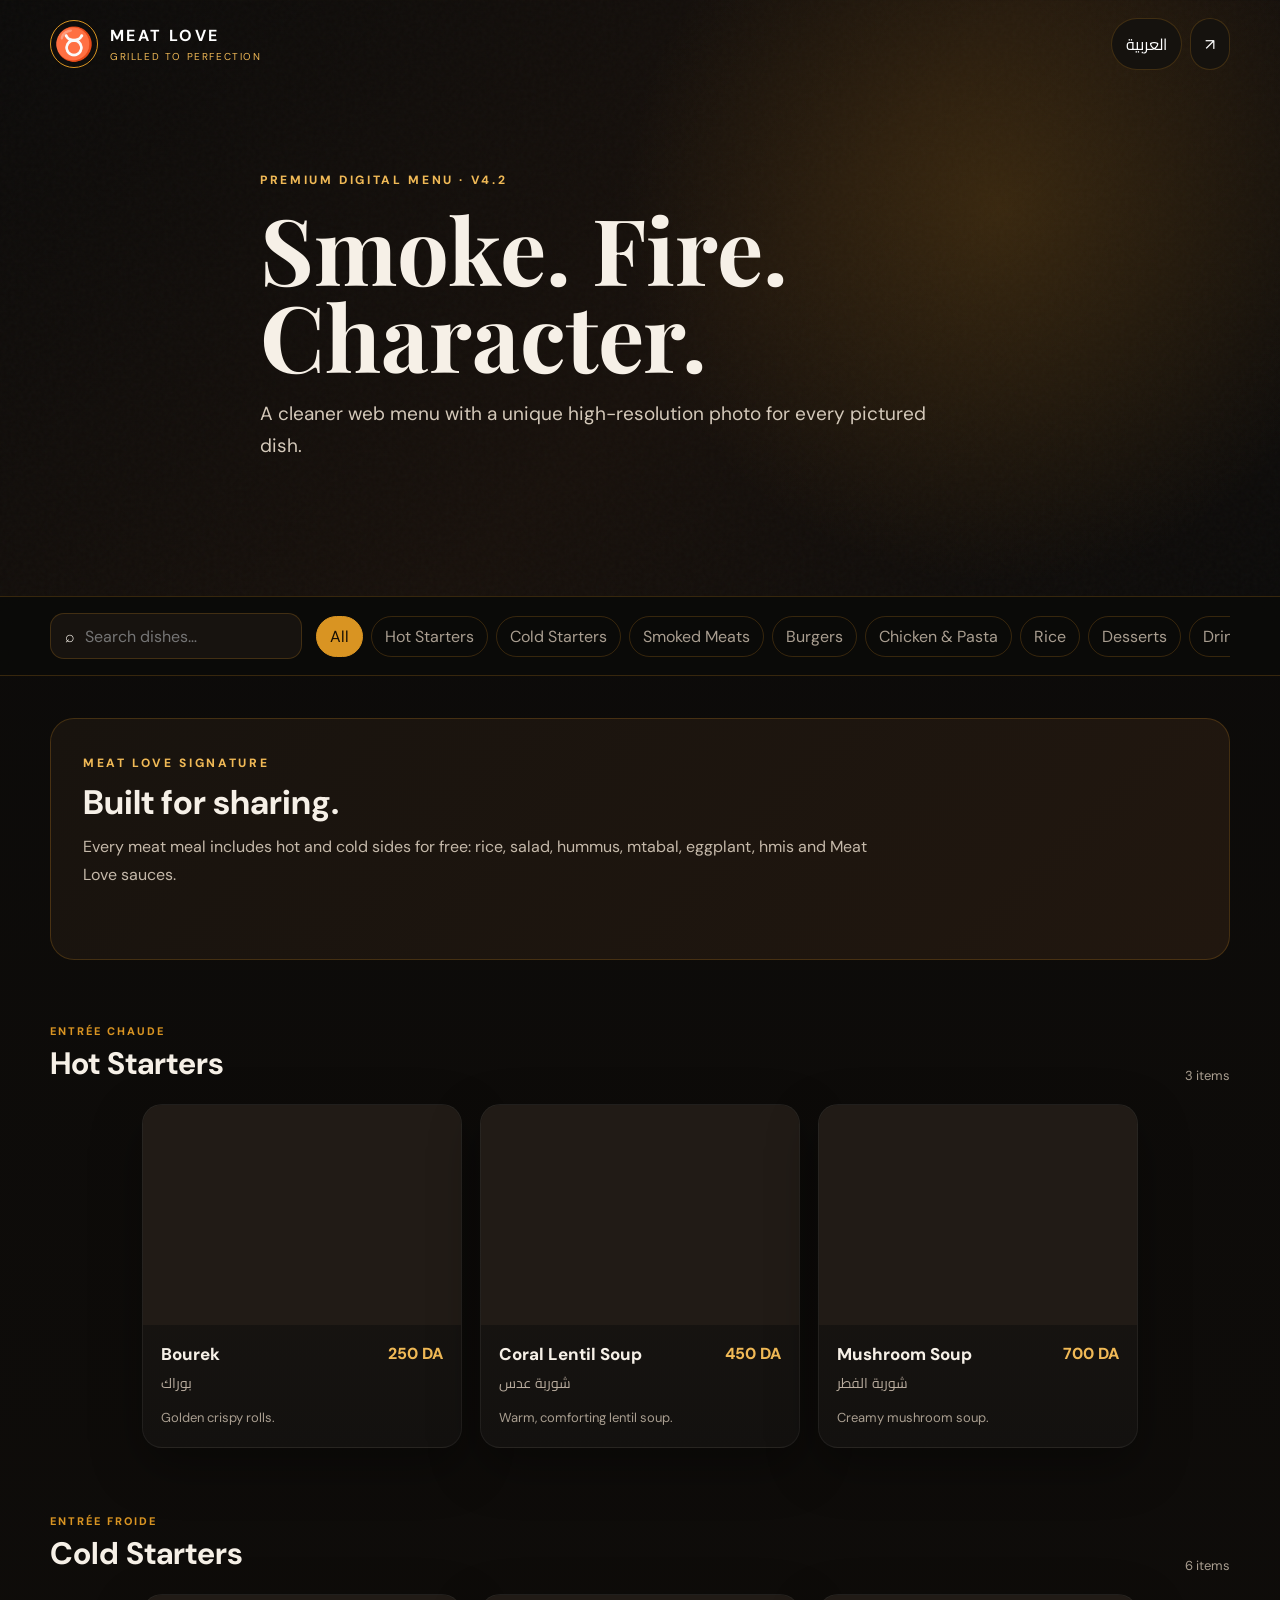
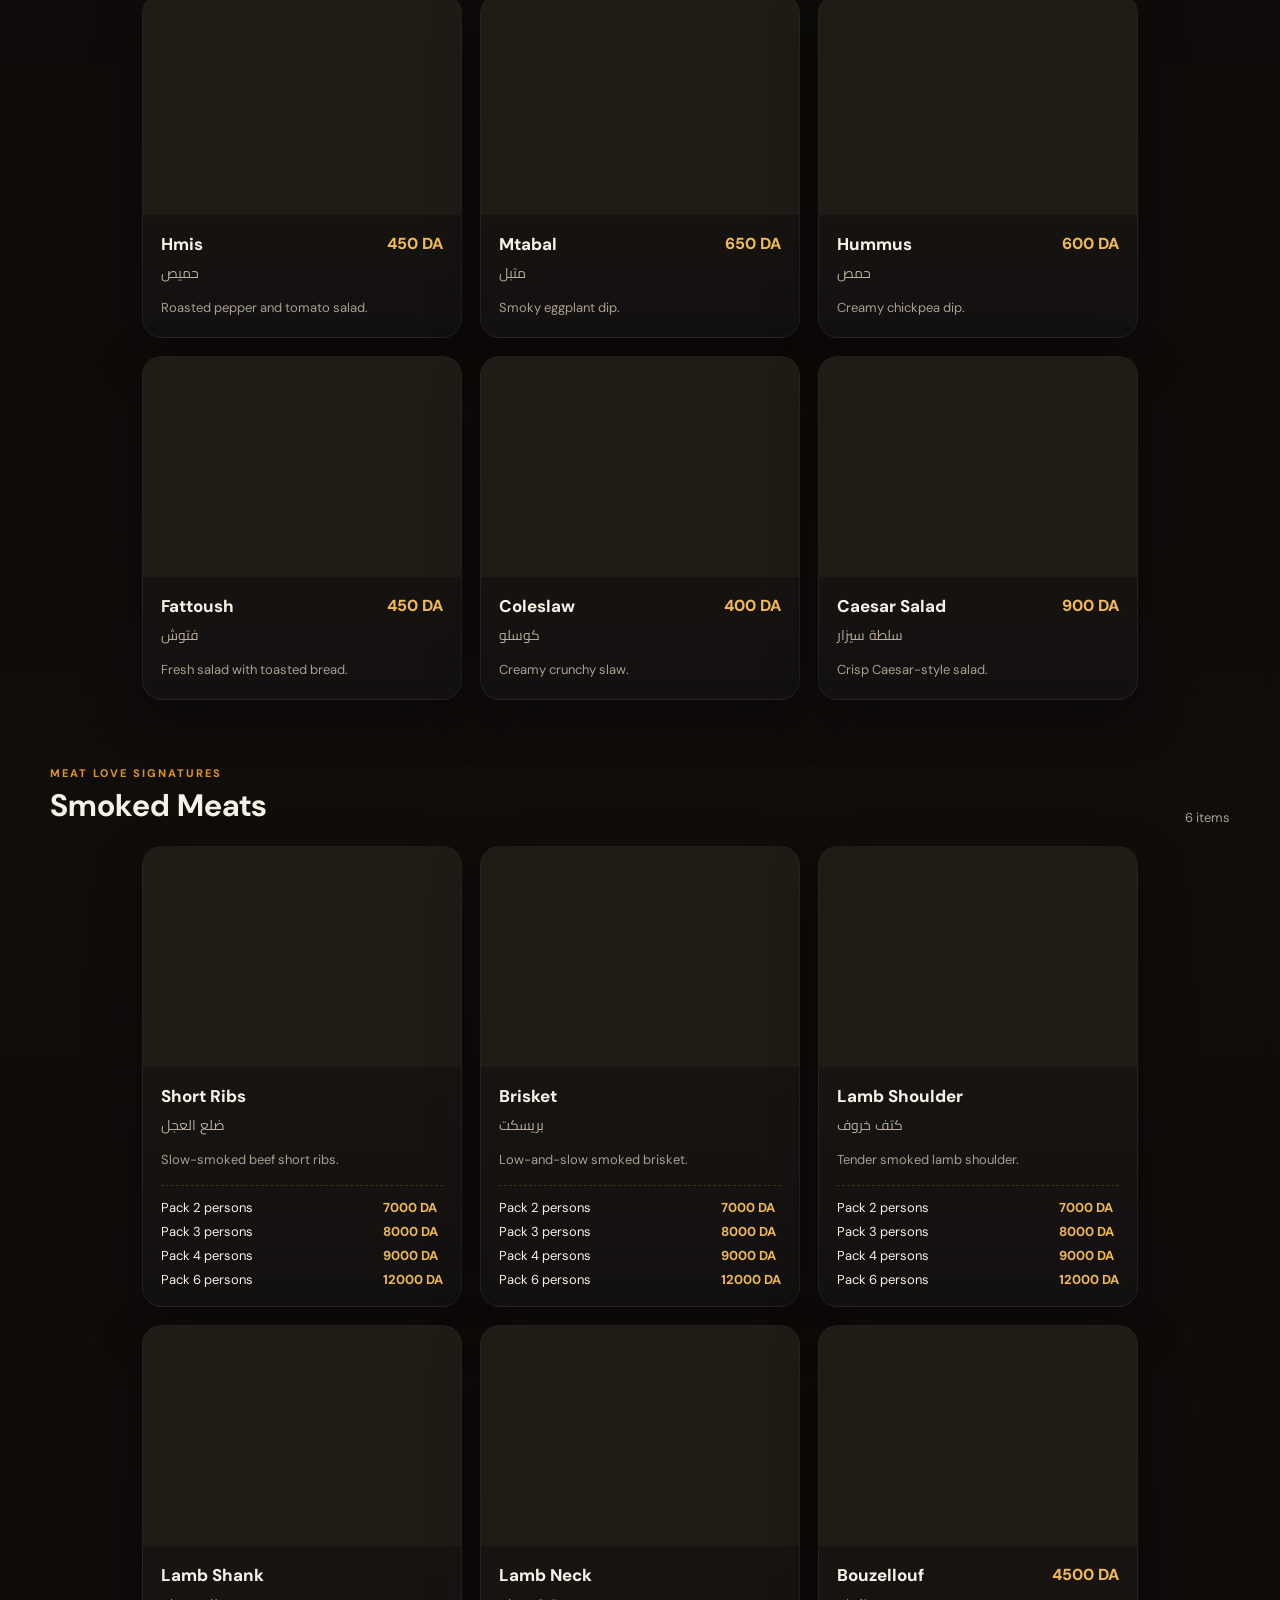
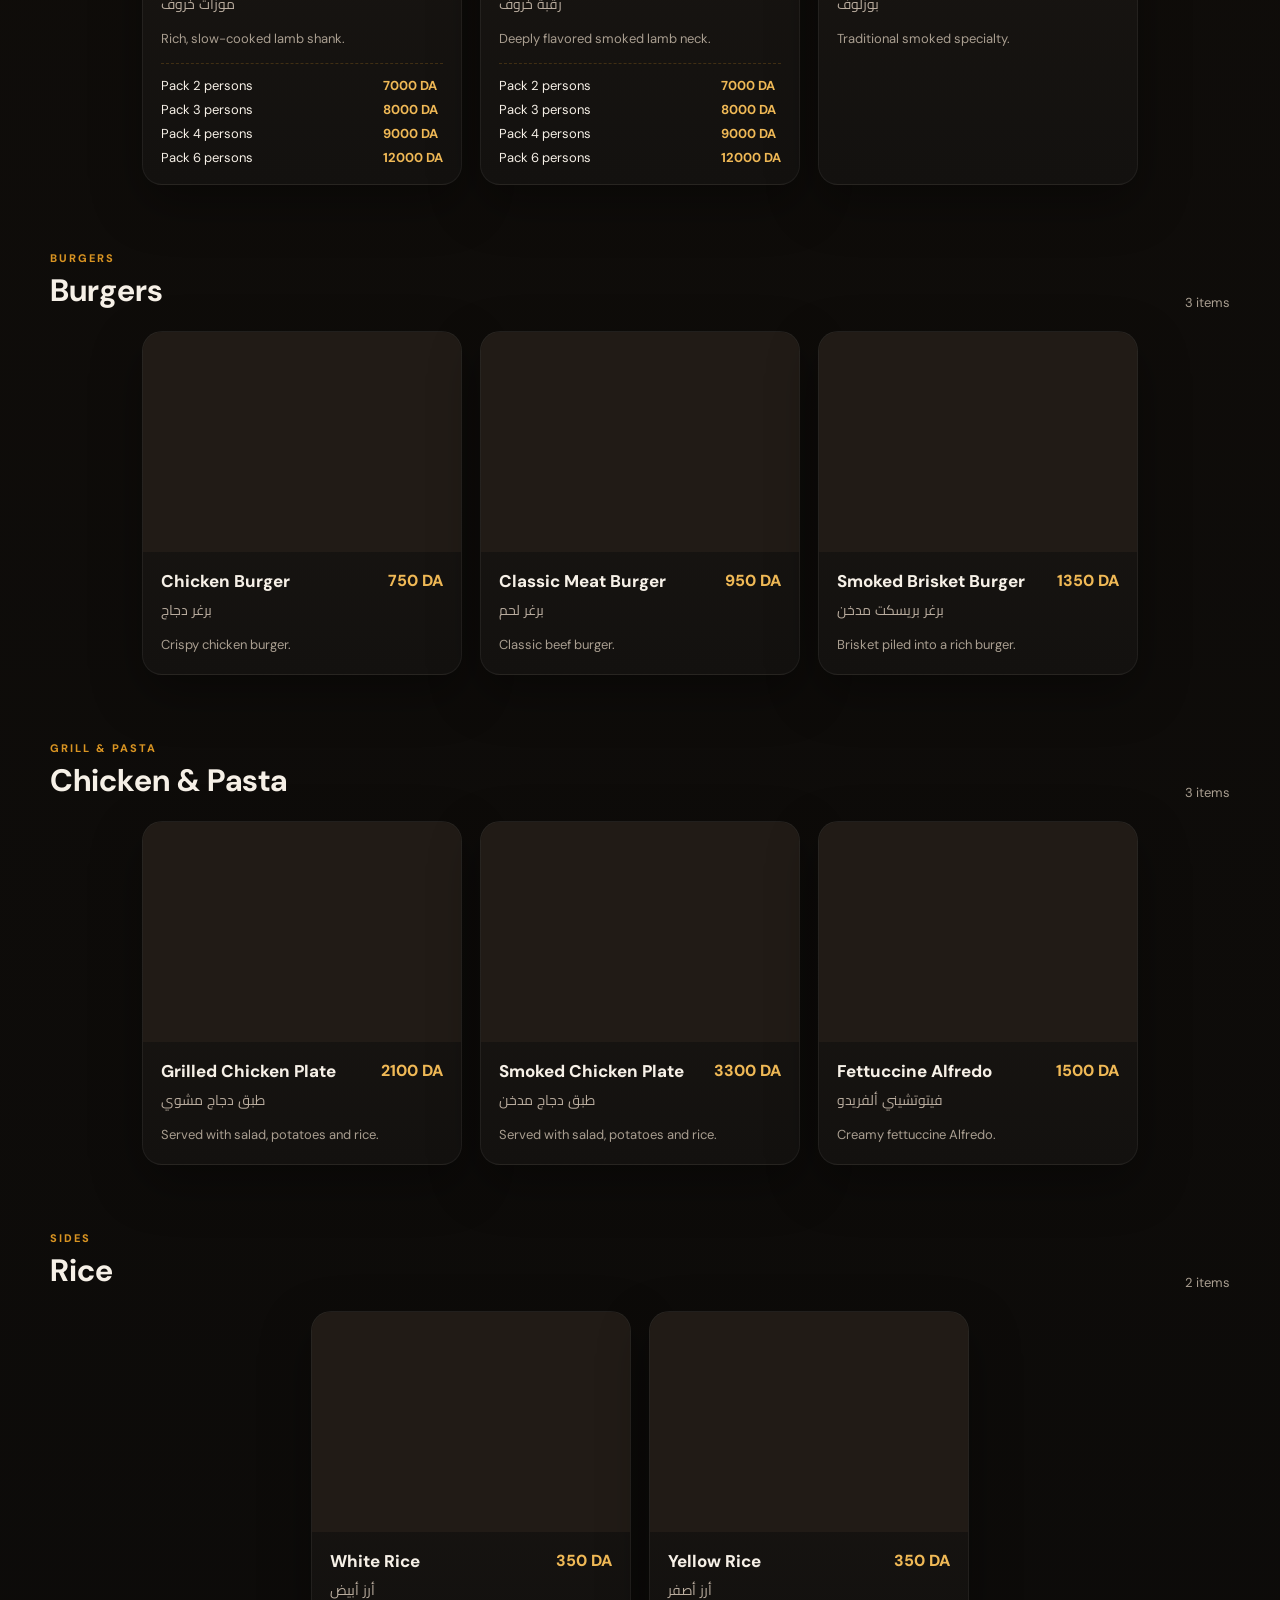
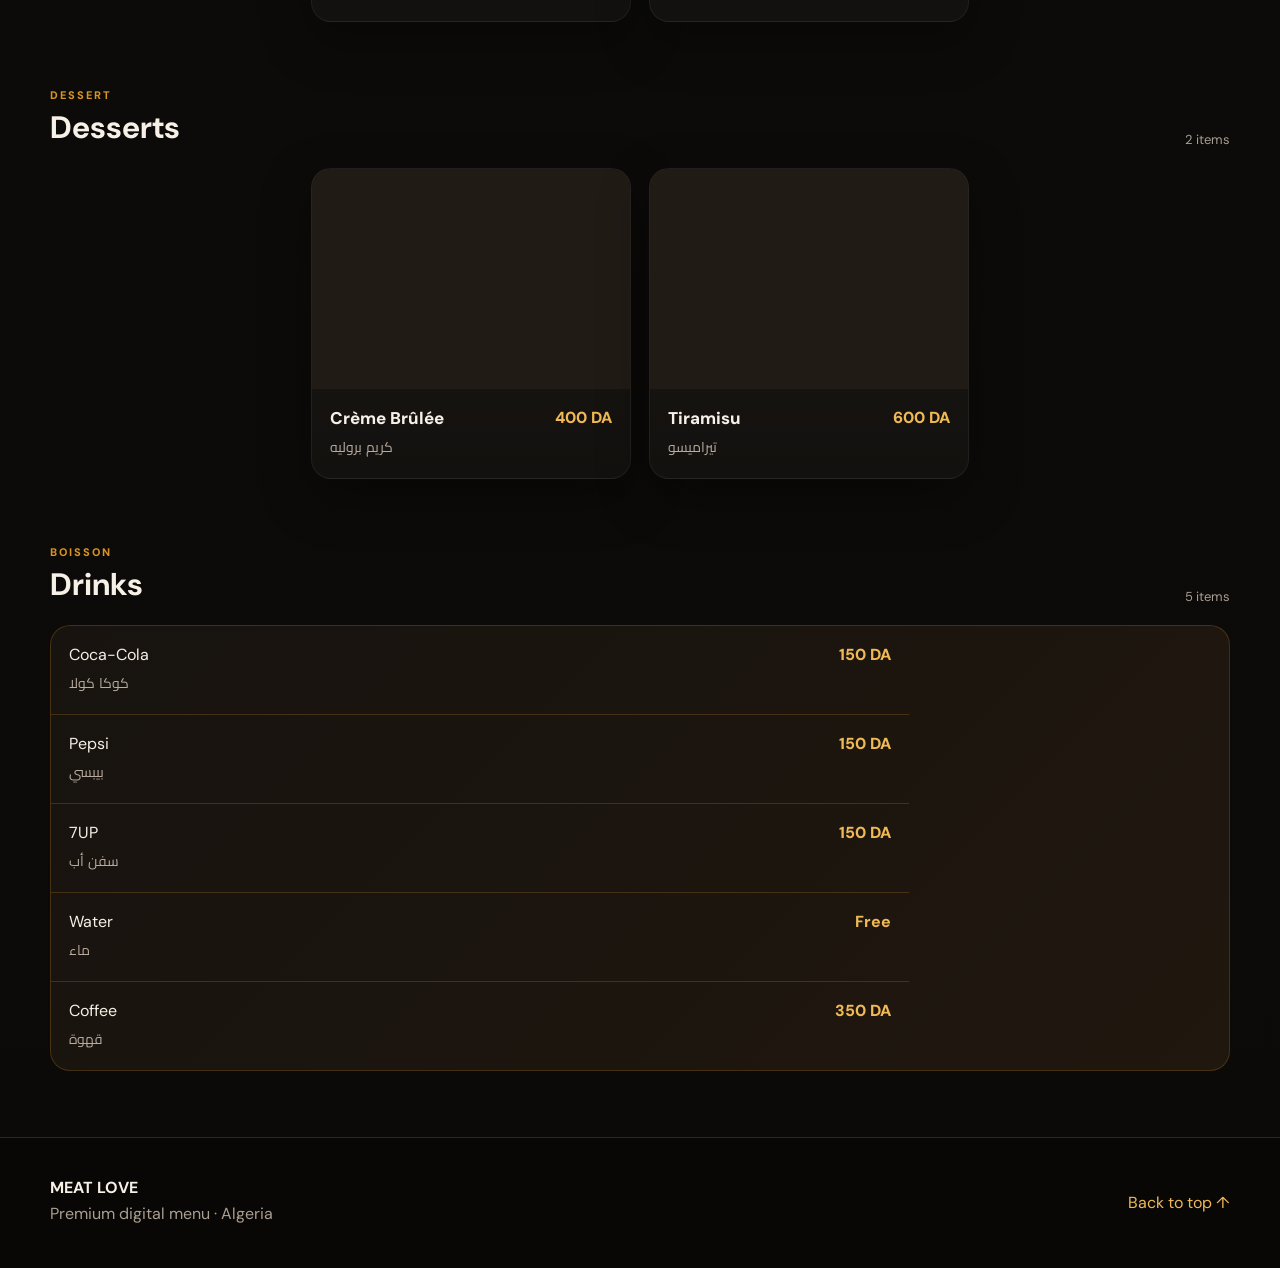
<file: meat-love-v4/index.html>
<!doctype html>
<html lang="en" dir="ltr">
<head>
<meta charset="utf-8">
<meta name="viewport" content="width=device-width, initial-scale=1, viewport-fit=cover">
<meta name="theme-color" content="#0b0a09">
<title>Meat Love — V4 Menu</title>
<meta name="description" content="Meat Love premium bilingual digital menu">
<link rel="preconnect" href="https://fonts.googleapis.com">
<link rel="preconnect" href="https://fonts.gstatic.com" crossorigin>
<link href="https://fonts.googleapis.com/css2?family=Cairo:wght@400;600;700;800&family=DM+Sans:wght@400;500;600;700&family=Playfair+Display:wght@700&display=swap" rel="stylesheet">
<link rel="stylesheet" href="styles.css">
<link rel="stylesheet" href="clarity.css?v=42">
</head>
<body>
<header class="hero" id="top">
  <div class="noise"></div>
  <nav class="topbar container">
    <a href="#top" class="brand"><span class="bull">♉</span><span><b>MEAT LOVE</b><small>GRILLED TO PERFECTION</small></span></a>
    <div class="top-actions"><button id="langBtn">العربية</button><button id="shareBtn" aria-label="Share">↗</button></div>
  </nav>
  <div class="container hero-copy">
    <div class="eyebrow">PREMIUM DIGITAL MENU · V4.2</div>
    <h1 data-en="Smoke. Fire. Character." data-ar="تدخين. نار. نكهة.">Smoke. Fire. Character.</h1>
    <p data-en="A cleaner web menu with a unique high-resolution photo for every pictured dish." data-ar="قائمة ويب أوضح، وكل طبق مصوّر له صورة عالية الدقة ومختلفة.">A cleaner web menu with a unique high-resolution photo for every pictured dish.</p>
  </div>
</header>

<section class="sticky">
  <div class="container controls">
    <label class="search"><span>⌕</span><input id="search" placeholder="Search dishes…"></label>
    <div id="nav" class="nav"></div>
  </div>
</section>

<main class="container">
  <section class="signature">
    <div>
      <span class="label">MEAT LOVE SIGNATURE</span>
      <h2 data-en="Built for sharing." data-ar="مصممة للمشاركة.">Built for sharing.</h2>
      <p data-en="Every meat meal includes hot and cold sides for free: rice, salad, hummus, mtabal, eggplant, hmis and Meat Love sauces." data-ar="كل وجبة لحم تشمل المقبلات الساخنة والباردة مجاناً: أرز، سلطة، حمص، متبل، باذنجان، حميص وكل صوصات ميت لوف.">Every meat meal includes hot and cold sides for free: rice, salad, hummus, mtabal, eggplant, hmis and Meat Love sauces.</p>
    </div>
    <div class="signature-photo photo-brisket"></div>
  </section>

  <div id="menu"></div>
  <p id="empty" class="empty" hidden>No dishes found.</p>
</main>

<footer>
  <div class="container footer-grid">
    <div><b>MEAT LOVE</b><p data-en="Premium digital menu · Algeria" data-ar="القائمة الرقمية المميزة · الجزائر">Premium digital menu · Algeria</p></div>
    <a href="#top">Back to top ↑</a>
  </div>
</footer>
<script src="app.js"></script>
<script src="hq-photos.js?v=42"></script>
</body>
</html>
</file>
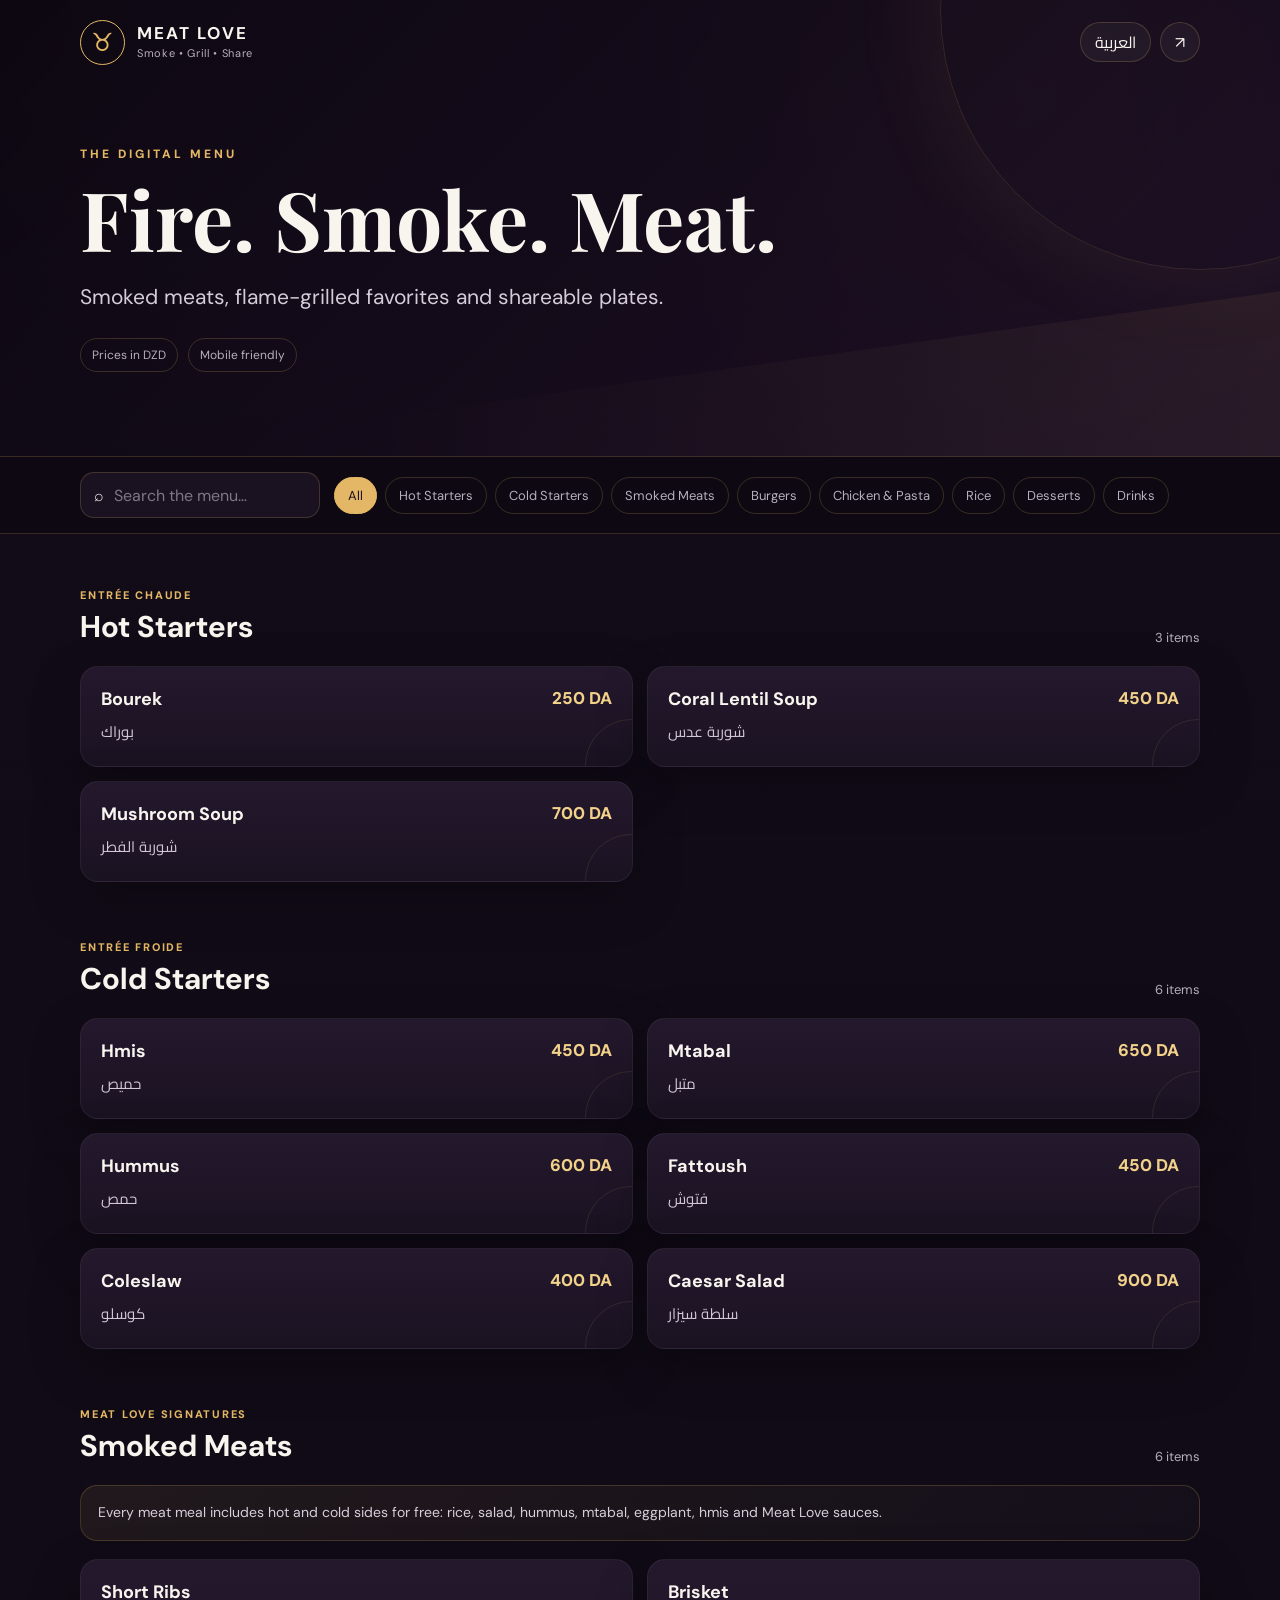
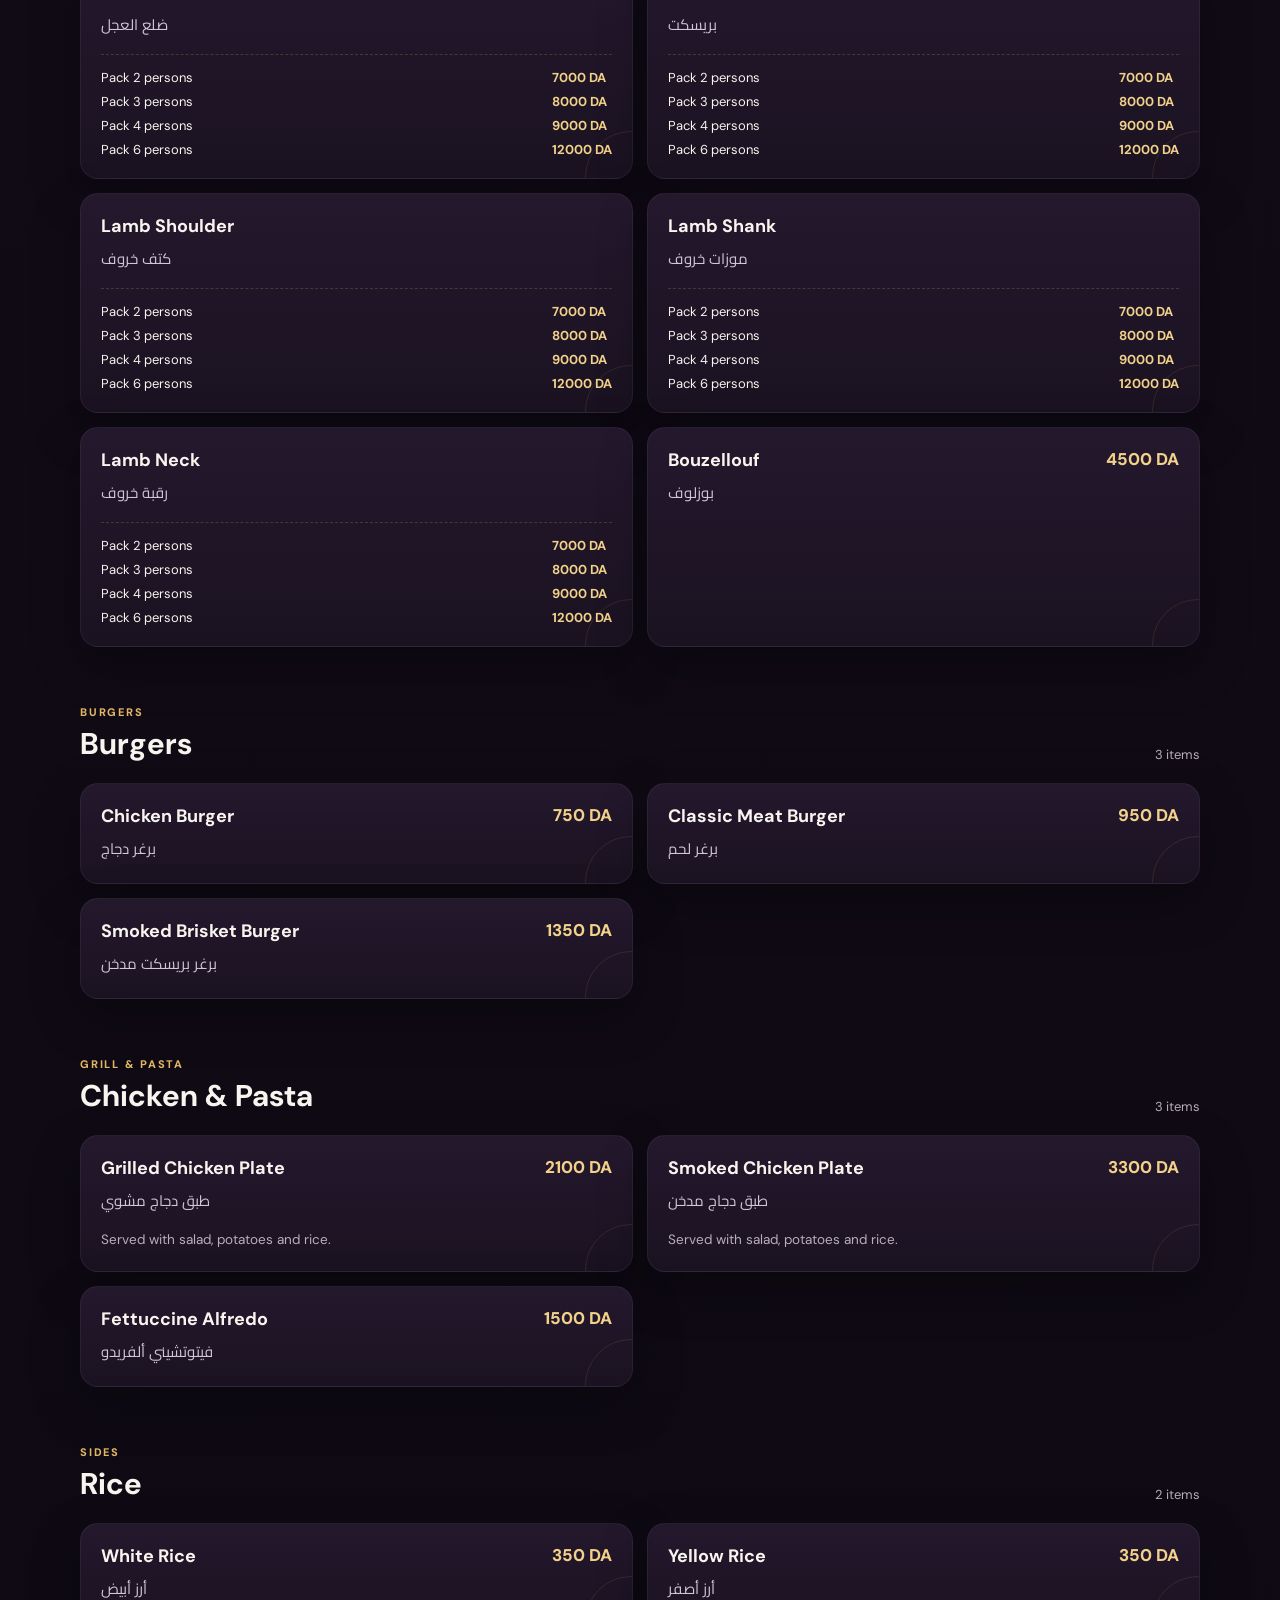
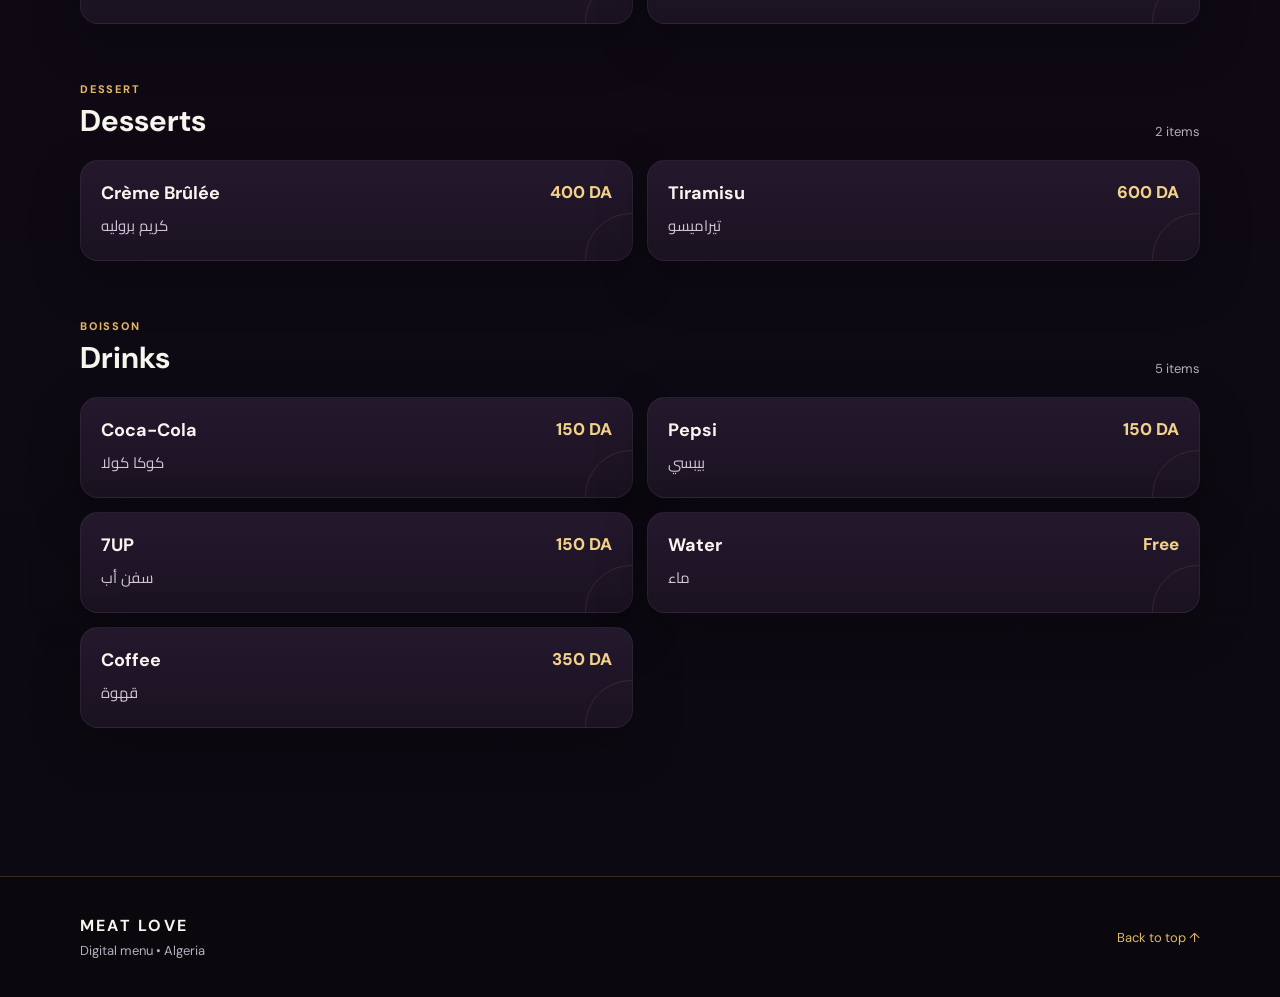
<file: meat-love/index.html>
<!doctype html>
<html lang="en" dir="ltr">
<head>
  <meta charset="utf-8" />
  <meta name="viewport" content="width=device-width, initial-scale=1, viewport-fit=cover" />
  <meta name="theme-color" content="#1b1026" />
  <meta name="description" content="Meat Love digital menu — smoked meats, burgers, starters, chicken, pasta, desserts and drinks." />
  <title>Meat Love — Digital Menu</title>
  <link rel="preconnect" href="https://fonts.googleapis.com">
  <link rel="preconnect" href="https://fonts.gstatic.com" crossorigin>
  <link href="https://fonts.googleapis.com/css2?family=Cairo:wght@400;600;700;800&family=DM+Sans:wght@400;500;600;700&family=Playfair+Display:wght@600;700&display=swap" rel="stylesheet">
  <link rel="stylesheet" href="styles.css" />
</head>
<body>
  <header class="hero">
    <div class="hero-glow"></div>
    <nav class="topbar container">
      <a class="brand" href="#top" aria-label="Meat Love home">
        <span class="brand-mark" aria-hidden="true">♉</span>
        <span class="brand-copy"><strong>MEAT LOVE</strong><small>Smoke • Grill • Share</small></span>
      </a>
      <div class="actions">
        <button id="langBtn" class="chip" type="button" aria-label="Switch language">العربية</button>
        <button id="shareBtn" class="icon-btn" type="button" aria-label="Share menu">↗</button>
      </div>
    </nav>

    <div class="hero-content container" id="top">
      <p class="eyebrow" data-en="THE DIGITAL MENU" data-ar="القائمة الرقمية">THE DIGITAL MENU</p>
      <h1 data-en="Fire. Smoke. Meat." data-ar="نار. تدخين. لحوم.">Fire. Smoke. Meat.</h1>
      <p class="lead" data-en="Smoked meats, flame-grilled favorites and shareable plates." data-ar="لحوم مدخنة، أطباق مشوية ومقبلات للمشاركة.">Smoked meats, flame-grilled favorites and shareable plates.</p>
      <div class="hero-badges">
        <span data-en="Prices in DZD" data-ar="الأسعار بالدينار الجزائري">Prices in DZD</span>
        <span data-en="Mobile friendly" data-ar="مصمم للهاتف">Mobile friendly</span>
      </div>
    </div>
  </header>

  <main>
    <section class="sticky-tools">
      <div class="container tools-row">
        <label class="search-box">
          <span aria-hidden="true">⌕</span>
          <input id="searchInput" type="search" placeholder="Search the menu…" autocomplete="off" />
        </label>
        <div id="categoryNav" class="category-nav" aria-label="Menu categories"></div>
      </div>
    </section>

    <section class="container">
      <div id="menuRoot" class="menu-root"></div>
      <p id="emptyState" class="empty-state" hidden data-en="No menu items found." data-ar="لم يتم العثور على أطباق.">No menu items found.</p>
    </section>
  </main>

  <footer class="footer">
    <div class="container footer-inner">
      <div>
        <strong>MEAT LOVE</strong>
        <p data-en="Digital menu • Algeria" data-ar="القائمة الرقمية • الجزائر">Digital menu • Algeria</p>
      </div>
      <a href="#top" class="back-top" data-en="Back to top ↑" data-ar="إلى الأعلى ↑">Back to top ↑</a>
    </div>
  </footer>

  <script src="app.js"></script>
</body>
</html>
</file>
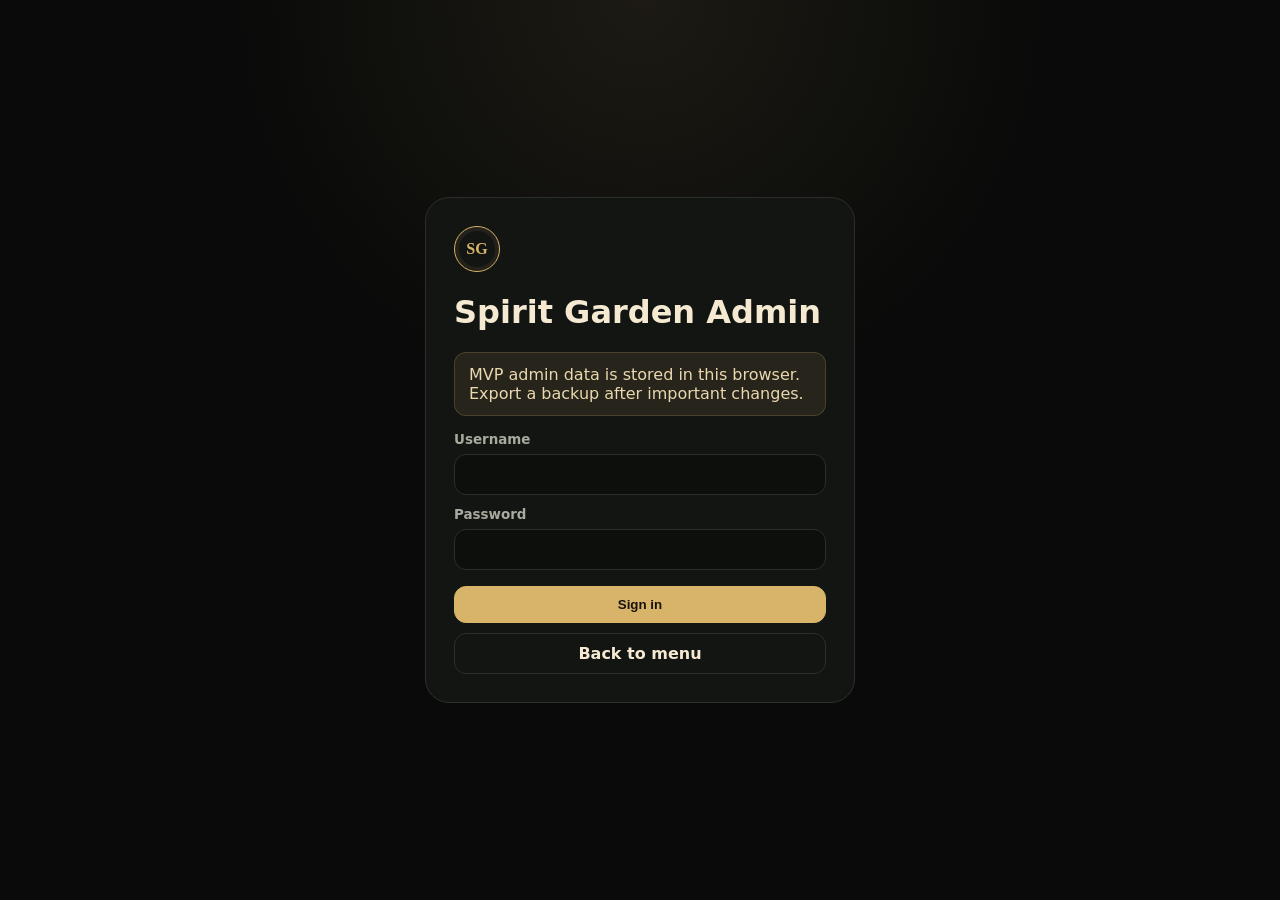
<file: admin.html>
<!doctype html><html lang="en"><head><meta charset="utf-8"><meta name="viewport" content="width=device-width,initial-scale=1"><meta name="theme-color" content="#090a09"><title>Spirit Garden Admin</title><link rel="stylesheet" href="styles.css"></head><body><div id="loginView" class="login-page"><form id="loginForm" class="login-card"><div class="logo-mark">SG</div><h1>Spirit Garden Admin</h1><p class="notice">MVP admin data is stored in this browser. Export a backup after important changes.</p><div class="field"><label>Username</label><input id="loginUser" autocomplete="username" required></div><div class="field" style="margin-top:12px"><label>Password</label><input id="loginPass" type="password" autocomplete="current-password" required></div><p id="loginError" style="color:#ffc0c0"></p><button class="btn btn-primary" style="width:100%" type="submit">Sign in</button><a class="btn" style="display:block;text-align:center;margin-top:10px" href="index.html">Back to menu</a></form></div><div id="adminView" class="admin-shell hidden"><aside class="sidebar"><a class="brand" href="index.html"><div class="logo-mark">SG</div><div class="brand-copy"><strong>Spirit Garden</strong><small>Menu Admin</small></div></a><div class="sidebar-nav"><button class="btn" data-tab="dashboard">Dashboard</button><button class="btn" data-tab="sections">Sections</button><button class="btn" data-tab="items">Products</button><button class="btn" data-tab="settings">Settings</button><button class="btn btn-danger" id="logoutBtn">Logout</button></div></aside><main class="admin-main"><div class="admin-header"><div><div class="eyebrow">Menu Management</div><h1 id="pageTitle">Dashboard</h1></div><a class="btn" href="index.html" target="_blank">Open menu</a></div><section id="dashboardTab" class="tab"><div class="stats" id="stats"></div><div class="panel"><div class="panel-head"><h2>Quick actions</h2></div><div class="actions"><button class="btn btn-primary" id="quickAddItem">Add product</button><button class="btn" id="quickAddSection">Add section</button><button class="btn" id="exportBtn">Export backup</button></div></div></section><section id="sectionsTab" class="tab hidden"><div class="panel"><div class="panel-head"><h2>Sections</h2><button class="btn btn-primary" id="addSectionBtn">Add section</button></div><div class="table-wrap"><table class="table"><thead><tr><th>Order</th><th>English</th><th>Arabic</th><th>Status</th><th>Actions</th></tr></thead><tbody id="sectionsBody"></tbody></table></div></div></section><section id="itemsTab" class="tab hidden"><div class="panel"><div class="panel-head"><h2>Products</h2><div class="actions"><input id="adminSearch" class="search" style="max-width:280px" placeholder="Search products"><button class="btn btn-primary" id="addItemBtn">Add product</button></div></div><div class="table-wrap"><table class="table"><thead><tr><th>Product</th><th>Section</th><th>Price</th><th>Available</th><th>Actions</th></tr></thead><tbody id="itemsBody"></tbody></table></div></div></section><section id="settingsTab" class="tab hidden"><div class="panel"><div class="panel-head"><h2>Brand & security</h2></div><form id="settingsForm" class="form-grid"><div class="field"><label>Brand name</label><input name="brand"></div><div class="field"><label>Arabic brand name</label><input name="brandAr"></div><div class="field"><label>English tagline</label><input name="tagline"></div><div class="field"><label>Arabic tagline</label><input name="taglineAr"></div><div class="field"><label>WhatsApp number</label><input name="whatsapp"></div><div class="field"><label>New admin password</label><input name="password" type="password" placeholder="Leave blank to keep current"></div><div class="field full"><div class="actions"><button class="btn btn-primary" type="submit">Save settings</button><button class="btn" type="button" id="importBtn">Import backup</button><button class="btn btn-danger" type="button" id="resetBtn">Reset seed data</button></div></div></form><input id="importFile" class="hidden" type="file" accept="application/json"></div></section></main></div><div id="sectionModal" class="modal"><form id="sectionForm" class="modal-card"><div class="modal-head"><h2 id="sectionModalTitle">Section</h2><button class="icon-btn" type="button" data-close>✕</button></div><input type="hidden" name="id"><div class="form-grid"><div class="field"><label>English name</label><input name="name" required></div><div class="field"><label>Arabic name</label><input name="nameAr" required></div><div class="field"><label>Display order</label><input name="order" type="number" min="1" required></div><div class="field"><label>Status</label><select name="active"><option value="true">Active</option><option value="false">Hidden</option></select></div><div class="field full"><button class="btn btn-primary" type="submit">Save section</button></div></div></form></div><div id="itemModal" class="modal"><form id="itemForm" class="modal-card"><div class="modal-head"><h2 id="itemModalTitle">Product</h2><button class="icon-btn" type="button" data-close>✕</button></div><input type="hidden" name="id"><div class="form-grid"><div class="field"><label>English name</label><input name="name" required></div><div class="field"><label>Arabic name</label><input name="nameAr" required></div><div class="field"><label>Section</label><select name="sectionId" required></select></div><div class="field"><label>Price (SAR)</label><input name="price" type="number" step="0.01" min="0" required></div><div class="field"><label>Calories</label><input name="calories" type="number" min="0"></div><div class="field"><label>Preparation seconds</label><input name="time" type="number" min="0"></div><div class="field"><label>Display order</label><input name="order" type="number" min="1"></div><div class="field"><label>Availability</label><select name="available"><option value="true">Available</option><option value="false">Sold out</option></select></div><div class="field full"><label>English description</label><textarea name="description"></textarea></div><div class="field full"><label>Arabic description</label><textarea name="descriptionAr"></textarea></div><div class="field full"><label>Badges, comma-separated</label><input name="badges" placeholder="signature, popular, new"></div><div class="field full"><button class="btn btn-primary" type="submit">Save product</button></div></div></form></div><script src="data.js"></script><script src="admin.js"></script></body></html>
</file>
<file: styles.css>
:root{--bg:#090a09;--panel:#131513;--panel2:#1b1d1b;--gold:#d8b36a;--cream:#f5ead1;--muted:#a9aa9f;--line:#2b2e2b;--danger:#d76b6b;--ok:#74b487;--shadow:0 20px 60px rgba(0,0,0,.35)}*{box-sizing:border-box}html{scroll-behavior:smooth}body{margin:0;background:radial-gradient(circle at top,#1c1a13 0,#090a09 38%);color:var(--cream);font-family:Inter,system-ui,-apple-system,"Segoe UI",Arial,sans-serif;min-height:100vh}body[dir=rtl]{font-family:"Segoe UI",Tahoma,Arial,sans-serif}.container{width:min(1180px,calc(100% - 28px));margin:auto}.topbar{position:sticky;top:0;z-index:50;backdrop-filter:blur(16px);background:rgba(9,10,9,.9);border-bottom:1px solid rgba(216,179,106,.18)}.topbar-inner{display:flex;align-items:center;justify-content:space-between;gap:14px;min-height:70px}.brand{display:flex;align-items:center;gap:12px;text-decoration:none;color:inherit}.logo-mark{width:46px;height:46px;border:1px solid var(--gold);border-radius:50%;display:grid;place-items:center;font-family:Georgia,serif;font-weight:800;color:var(--gold);box-shadow:inset 0 0 0 4px rgba(216,179,106,.08)}.brand-copy strong{display:block;letter-spacing:.12em;text-transform:uppercase}.brand-copy small{color:var(--gold)}.actions{display:flex;gap:8px;align-items:center}.btn,.icon-btn{border:1px solid var(--line);background:var(--panel);color:var(--cream);border-radius:12px;padding:10px 14px;cursor:pointer;text-decoration:none;font-weight:700}.btn:hover,.icon-btn:hover{border-color:var(--gold)}.btn-primary{background:var(--gold);color:#17130b;border-color:var(--gold)}.btn-danger{background:rgba(215,107,107,.12);color:#ffc0c0;border-color:rgba(215,107,107,.4)}.hero{padding:34px 0 18px}.hero-card{border:1px solid rgba(216,179,106,.22);border-radius:24px;padding:clamp(24px,5vw,56px);background:linear-gradient(135deg,rgba(216,179,106,.14),rgba(19,21,19,.92) 45%),radial-gradient(circle at 85% 20%,rgba(216,179,106,.16),transparent 30%);box-shadow:var(--shadow);position:relative;overflow:hidden}.hero-card:after{content:"☕";position:absolute;right:5%;bottom:-25px;font-size:130px;opacity:.06}.hero h1{font-family:Georgia,serif;font-size:clamp(2.2rem,6vw,4.8rem);line-height:.95;margin:0 0 14px}.hero p{color:var(--muted);font-size:1rem}.eyebrow{color:var(--gold);text-transform:uppercase;letter-spacing:.22em;font-size:.75rem;font-weight:800}.toolbar{display:grid;grid-template-columns:minmax(0,1fr) auto;gap:12px;margin:22px 0 14px}.search-wrap{position:relative}.search-wrap>span{position:absolute;left:15px;top:50%;transform:translateY(-50%);font-size:1.45rem;color:var(--muted)}body[dir=rtl] .search-wrap>span{left:auto;right:15px}.search{width:100%;background:var(--panel);border:1px solid var(--line);border-radius:14px;color:var(--cream);padding:14px 16px 14px 46px;font-size:1rem;outline:none}body[dir=rtl] .search{padding:14px 46px 14px 16px}.search:focus{border-color:var(--gold)}.chips{display:flex;gap:9px;overflow:auto;padding:4px 0 14px;scrollbar-width:none}.chip{white-space:nowrap;background:var(--panel);color:var(--muted);border:1px solid var(--line);border-radius:14px;padding:10px 13px;cursor:pointer;font-weight:700;display:grid;gap:4px;place-items:center;min-width:92px}.chip span{color:var(--gold);font-size:1.15rem}.chip.active{background:linear-gradient(180deg,rgba(216,179,106,.15),rgba(216,179,106,.04));color:var(--cream);border-color:var(--gold);box-shadow:inset 3px 0 0 var(--gold)}.section{padding:25px 0;scroll-margin-top:90px}.section-head{display:flex;justify-content:space-between;align-items:center;gap:18px;margin-bottom:16px}.section-head>div:first-child{display:flex;align-items:center;gap:12px}.section-kicker{width:44px;height:44px;border:1px solid rgba(216,179,106,.3);border-radius:14px;display:grid;place-items:center;font-size:1.35rem;color:var(--gold)}.section h2{font-family:Georgia,serif;font-size:clamp(1.6rem,4vw,2.5rem);margin:0}.section-sub{color:var(--gold);font-size:.86rem}.grid{display:grid;grid-template-columns:repeat(2,minmax(0,1fr));gap:16px}.card{position:relative;background:linear-gradient(180deg,var(--panel2),var(--panel));border:1px solid var(--line);border-radius:20px;min-height:215px;display:grid;grid-template-columns:minmax(0,1fr) 40%;overflow:hidden;transition:.2s}.card:hover{transform:translateY(-3px);border-color:rgba(216,179,106,.5);box-shadow:0 14px 38px rgba(0,0,0,.28)}.card.sold{opacity:.58}.card-content{padding:20px;display:flex;flex-direction:column;min-width:0}.title-row{display:flex;align-items:flex-start;justify-content:space-between;gap:12px}.card h3{font-size:1.08rem;margin:0 0 5px;line-height:1.3}.arabic{color:var(--gold);font-size:.92rem}.price{font-size:1.04rem;font-weight:900;color:var(--gold);white-space:nowrap}.description{color:var(--muted);font-size:.87rem;line-height:1.5;margin:12px 0}.meta{display:flex;gap:12px;flex-wrap:wrap;color:#d3d0c7;font-size:.76rem;margin-top:auto;padding-top:14px}.badges{display:flex;gap:6px;flex-wrap:wrap;margin-top:8px}.badge{font-size:.65rem;padding:4px 7px;border-radius:999px;background:rgba(216,179,106,.12);color:var(--gold);border:1px solid rgba(216,179,106,.18)}.product-media{position:relative;display:grid;place-items:center;min-height:100%;background:radial-gradient(circle at 50% 45%,rgba(216,179,106,.2),transparent 42%),linear-gradient(145deg,#25221b,#0d0e0d);border-left:1px solid var(--line);overflow:hidden}.product-media:after{content:"";position:absolute;inset:0;background:repeating-radial-gradient(circle at 85% 20%,rgba(255,255,255,.025) 0 1px,transparent 1px 18px)}.product-media span{font-size:clamp(3.2rem,7vw,5.5rem);filter:drop-shadow(0 16px 20px rgba(0,0,0,.55));transform:rotate(-5deg);z-index:1}.sold-label{position:absolute;z-index:3;inset:12px 12px auto auto;background:var(--danger);color:white;border-radius:999px;padding:6px 9px;font-size:.7rem;font-weight:800}.empty{padding:60px 20px;text-align:center;color:var(--muted);border:1px dashed var(--line);border-radius:18px}.footer{margin-top:45px;border-top:1px solid var(--line);padding:34px 0 95px;color:var(--muted)}.footer-inner{display:flex;justify-content:space-between;gap:20px;flex-wrap:wrap}.mobile-nav{display:none}.admin-shell{display:grid;grid-template-columns:250px 1fr;min-height:100vh}.sidebar{background:#0d0f0d;border-right:1px solid var(--line);padding:22px;position:sticky;top:0;height:100vh}.sidebar-nav{display:grid;gap:8px;margin-top:28px}.sidebar-nav button{width:100%;text-align:left}.admin-main{padding:28px}.admin-header{display:flex;align-items:center;justify-content:space-between;gap:16px;margin-bottom:24px}.stats{display:grid;grid-template-columns:repeat(4,1fr);gap:14px}.stat,.panel{background:var(--panel);border:1px solid var(--line);border-radius:18px;padding:18px}.stat strong{display:block;font-size:2rem;color:var(--gold)}.panel{margin-top:18px}.panel-head{display:flex;justify-content:space-between;align-items:center;gap:12px;margin-bottom:16px}.table-wrap{overflow:auto}.table{width:100%;border-collapse:collapse;min-width:780px}.table th,.table td{text-align:left;padding:12px;border-bottom:1px solid var(--line)}.table th{color:var(--gold)}.table-actions{display:flex;gap:6px}.form-grid{display:grid;grid-template-columns:repeat(2,minmax(0,1fr));gap:14px}.field{display:grid;gap:7px}.field.full{grid-column:1/-1}.field label{font-size:.84rem;color:var(--muted);font-weight:700}.field input,.field select,.field textarea{background:#0d0f0d;border:1px solid var(--line);color:var(--cream);border-radius:12px;padding:12px}.field textarea{min-height:95px}.modal{position:fixed;inset:0;background:rgba(0,0,0,.72);display:none;align-items:center;justify-content:center;padding:18px;z-index:100}.modal.open{display:flex}.modal-card{width:min(720px,100%);max-height:92vh;overflow:auto;background:var(--panel);border:1px solid var(--line);border-radius:22px;padding:22px}.modal-head{display:flex;justify-content:space-between;align-items:center;margin-bottom:16px}.login-page{min-height:100vh;display:grid;place-items:center;padding:20px}.login-card{width:min(430px,100%);background:var(--panel);border:1px solid var(--line);border-radius:24px;padding:28px}.notice{padding:12px 14px;border-radius:12px;background:rgba(216,179,106,.1);border:1px solid rgba(216,179,106,.2);color:#ead8ae}.hidden{display:none!important}@media(max-width:900px){.grid{grid-template-columns:1fr}.admin-shell{grid-template-columns:1fr}.sidebar{position:static;height:auto}.sidebar-nav{grid-template-columns:repeat(3,1fr)}.stats{grid-template-columns:repeat(2,1fr)}}@media(max-width:620px){body{background:#080908;padding-bottom:72px}.container{width:min(100% - 20px,620px)}.topbar-inner{min-height:68px}.logo-mark{width:44px;height:44px}.brand-copy strong{font-size:.95rem;letter-spacing:.08em}.brand-copy small{display:block;font-size:.72rem}.actions .admin-link{display:none}.icon-btn{padding:9px 11px}.hero{padding:14px 0 6px}.hero-card{padding:18px;border-radius:18px}.hero-card:after{font-size:88px}.hero h1{font-size:2rem;margin-bottom:8px}.hero p{font-size:.88rem;margin-bottom:0}.toolbar{grid-template-columns:1fr auto;margin:14px 0 10px}.availability-btn{font-size:0;width:48px;padding:0}.availability-btn:after{content:"☷";font-size:1.25rem}.chips{margin-inline:-10px;padding-inline:10px}.chip{min-width:84px;font-size:.7rem;padding:9px 8px}.section{padding:20px 0}.section-head{align-items:center}.section-head .section-sub:last-child{display:none}.section-kicker{width:38px;height:38px}.section h2{font-size:1.45rem}.grid{gap:10px}.card{grid-template-columns:minmax(0,1fr) 38%;min-height:190px;border-radius:16px}.card-content{padding:15px 12px 12px 14px}.title-row{gap:8px}.card h3{font-size:.96rem}.arabic{font-size:.82rem}.price{font-size:.94rem}.description{font-size:.79rem;line-height:1.45;margin:9px 0;display:-webkit-box;-webkit-line-clamp:3;-webkit-box-orient:vertical;overflow:hidden}.meta{gap:8px;font-size:.68rem;padding-top:9px}.product-media span{font-size:3.7rem}.badges{display:none}.footer{padding-bottom:110px}.mobile-nav{position:fixed;left:0;right:0;bottom:0;z-index:70;height:72px;padding-bottom:env(safe-area-inset-bottom);background:rgba(10,11,10,.96);border-top:1px solid var(--line);display:grid;grid-template-columns:repeat(4,1fr);backdrop-filter:blur(16px)}.mobile-nav a,.mobile-nav button{background:none;border:0;color:var(--muted);text-decoration:none;display:grid;place-items:center;align-content:center;gap:2px;font:inherit}.mobile-nav span{font-size:1.35rem}.mobile-nav small{font-size:.65rem}.mobile-nav .active{color:var(--gold)}.form-grid{grid-template-columns:1fr}.field.full{grid-column:auto}.stats{grid-template-columns:1fr 1fr}.admin-main{padding:16px}.sidebar-nav{grid-template-columns:1fr 1fr}}
</file>
<file: menu-v2.css>
.menu-layout{display:grid;grid-template-columns:230px minmax(0,1fr);gap:24px;align-items:start}.menu-content{min-width:0}.filters{position:sticky;top:88px;display:grid;gap:14px;padding-bottom:40px}.filter-card{background:linear-gradient(180deg,#151715,#0e100e);border:1px solid var(--line);border-radius:18px;padding:16px}.filter-card h3{margin:0 0 12px;color:var(--gold);font-size:.88rem;text-transform:uppercase;letter-spacing:.08em}.filter-option{display:flex;align-items:center;justify-content:space-between;gap:12px;padding:11px 0;border-bottom:1px solid rgba(255,255,255,.07);font-size:.88rem}.filter-option:last-child{border-bottom:0}.filter-option input{accent-color:var(--gold);width:18px;height:18px}.range{width:100%;accent-color:var(--gold)}.range-label{display:flex;justify-content:space-between;color:var(--muted);font-size:.75rem;margin-top:8px}.range-label strong{color:var(--gold)}.clear-filters{width:100%;border:1px solid var(--gold);background:transparent;color:var(--gold);border-radius:13px;padding:11px;cursor:pointer;font-weight:800}.filter-trigger{display:none}.filter-drawer,.drawer-backdrop{display:none}.chips{padding-bottom:18px}.chip{min-width:112px;min-height:88px;border-radius:16px;overflow:hidden}.chip span{font-size:1.8rem}.chip b{font-size:.72rem;white-space:normal;line-height:1.15}.chip-photo{width:54px;height:42px;object-fit:cover;object-position:center;border-radius:10px;display:block;margin:0 auto 7px;box-shadow:0 5px 14px rgba(0,0,0,.35)}.grid{grid-template-columns:1fr}.card{grid-template-columns:minmax(0,1fr) 42%;min-height:190px}.product-media{position:relative;overflow:hidden;min-width:0;aspect-ratio:1.48/1;background:radial-gradient(circle at 70% 40%,rgba(216,179,106,.12),transparent 42%),#111}.product-media img{position:absolute;inset:0;width:100%;height:100%;max-width:none;object-fit:cover;object-position:center;opacity:0;transition:opacity .25s ease;display:block}.product-media.has-image img{opacity:1}.product-media.has-image .fallback-icon{display:none}.product-media.is-loading:after{content:"";position:absolute;inset:0;background:linear-gradient(110deg,transparent 25%,rgba(255,255,255,.055) 42%,transparent 60%);transform:translateX(-100%);animation:photoShimmer 1.4s infinite}.fallback-icon{font-size:clamp(3.2rem,7vw,5.5rem);filter:drop-shadow(0 16px 20px rgba(0,0,0,.55));z-index:1}.product-media:before{content:"";position:absolute;inset:0;background:linear-gradient(90deg,rgba(10,11,10,.2),transparent 36%);z-index:1;pointer-events:none}.title-row{align-items:baseline}.price{font-size:1.08rem}.section{padding-top:16px}@keyframes photoShimmer{to{transform:translateX(100%)}}@media(min-width:1200px){.menu-layout{grid-template-columns:250px minmax(0,1fr)}.card{grid-template-columns:minmax(0,1fr) 46%}.grid{gap:13px}}@media(max-width:900px){.menu-layout{display:block}.filters{display:none}.filter-trigger{display:inline-flex;align-items:center;justify-content:center;gap:7px}.filter-drawer{display:block;position:fixed;z-index:100;top:0;bottom:0;right:0;width:min(360px,88vw);background:#0b0c0b;border-left:1px solid var(--line);padding:18px;overflow:auto;transform:translateX(105%);transition:transform .25s ease}.filter-drawer.open{transform:translateX(0)}body[dir=rtl] .filter-drawer{right:auto;left:0;border-left:0;border-right:1px solid var(--line);transform:translateX(-105%)}body[dir=rtl] .filter-drawer.open{transform:translateX(0)}.drawer-head{display:flex;align-items:center;justify-content:space-between;margin-bottom:18px}.drawer-backdrop{display:block;position:fixed;inset:0;z-index:90;background:rgba(0,0,0,.64);opacity:0;visibility:hidden;transition:.2s}.drawer-backdrop.open{opacity:1;visibility:visible}.drawer-open{overflow:hidden}.filter-drawer .filter-card{margin-bottom:12px}.filter-drawer .clear-filters{margin-bottom:30px}}@media(max-width:620px){.hero-card{display:none}.hero{padding-top:8px}.toolbar{margin-top:4px}.filter-trigger{width:48px;padding:0;font-size:0}.filter-trigger:first-letter{font-size:1.3rem}.chips{gap:8px}.chip{min-width:92px;min-height:96px;padding:8px 7px}.chip span{font-size:1.55rem}.chip b{font-size:.66rem}.chip-photo{width:58px;height:44px;margin-bottom:6px}.card{grid-template-columns:minmax(0,1fr) 39%;min-height:188px}.card-content{padding:14px 11px 11px 14px}.product-media{height:188px;min-height:188px;aspect-ratio:auto}.title-row{align-items:flex-start}.card h3{font-size:.96rem}.price{font-size:.92rem}.description{font-size:.77rem}.meta{font-size:.65rem;gap:7px}.section-head{margin-bottom:12px}.filter-drawer{padding-top:calc(18px + env(safe-area-inset-top))}}
</file>
<file: meat-love/styles.css>
:root{
  --bg:#100b16; --panel:#1a1221; --panel2:#24182d; --gold:#e3b765; --gold2:#f2d18a;
  --text:#f8f4ee; --muted:#b8aebd; --line:rgba(227,183,101,.20); --shadow:0 18px 50px rgba(0,0,0,.28);
}
*{box-sizing:border-box} html{scroll-behavior:smooth}
body{margin:0;background:
  radial-gradient(circle at 15% 0%,rgba(118,60,133,.16),transparent 30rem),
  linear-gradient(180deg,#120c18 0%,#0d0912 100%);
  color:var(--text);font-family:"DM Sans","Cairo",system-ui,sans-serif;min-height:100vh}
body.ar{font-family:"Cairo","DM Sans",sans-serif}
.container{width:min(1120px,calc(100% - 32px));margin-inline:auto}
.hero{position:relative;overflow:hidden;border-bottom:1px solid var(--line);background:
  linear-gradient(135deg,rgba(12,7,16,.92),rgba(30,15,39,.78)),
  radial-gradient(circle at 80% 20%,rgba(227,183,101,.12),transparent 28rem);min-height:420px}
.hero:after{content:"";position:absolute;inset:auto -10% -55% 30%;height:360px;background:linear-gradient(90deg,transparent,rgba(227,183,101,.08));transform:rotate(-8deg)}
.hero-glow{position:absolute;width:520px;height:520px;border:1px solid rgba(227,183,101,.14);border-radius:50%;right:-180px;top:-250px;box-shadow:0 0 100px rgba(227,183,101,.08)}
.topbar{height:84px;display:flex;align-items:center;justify-content:space-between;position:relative;z-index:2}
.brand{display:flex;gap:12px;align-items:center;text-decoration:none;color:var(--text)}
.brand-mark{display:grid;place-items:center;width:45px;height:45px;border:1px solid var(--gold);border-radius:50%;color:var(--gold);font-size:25px}
.brand-copy{display:flex;flex-direction:column;line-height:1.08}.brand-copy strong{font-size:17px;letter-spacing:.12em}.brand-copy small{color:var(--muted);font-size:11px;margin-top:5px;letter-spacing:.06em}
.actions{display:flex;gap:9px}.chip,.icon-btn{border:1px solid var(--line);background:rgba(255,255,255,.045);color:var(--text);border-radius:999px;height:40px;padding:0 14px;cursor:pointer;font:inherit}
.icon-btn{width:40px;padding:0}.chip:hover,.icon-btn:hover{border-color:var(--gold)}
.hero-content{padding:62px 0 84px;position:relative;z-index:1}
.eyebrow{color:var(--gold);font-size:12px;font-weight:800;letter-spacing:.25em;margin:0 0 16px}
h1{font-family:"Playfair Display","Cairo",serif;font-size:clamp(48px,8vw,82px);line-height:.98;margin:0;max-width:760px}
body.ar h1{font-family:"Cairo",sans-serif;font-weight:800}
.lead{font-size:clamp(17px,2vw,21px);max-width:630px;color:#d5ccd9;line-height:1.7;margin:22px 0}
.hero-badges{display:flex;gap:10px;flex-wrap:wrap}.hero-badges span{font-size:12px;border:1px solid var(--line);border-radius:999px;padding:8px 11px;color:var(--muted)}
.sticky-tools{position:sticky;top:0;z-index:10;backdrop-filter:blur(18px);background:rgba(13,9,18,.86);border-bottom:1px solid var(--line)}
.tools-row{display:flex;align-items:center;gap:14px;min-height:76px}.search-box{display:flex;align-items:center;gap:8px;background:var(--panel);border:1px solid var(--line);border-radius:14px;padding:0 13px;min-width:230px;height:46px}
.search-box input{width:100%;border:0;outline:0;background:transparent;color:var(--text);font:inherit}.search-box input::placeholder{color:#807586}
.category-nav{display:flex;overflow:auto;gap:8px;padding:6px 0;scrollbar-width:none}.category-nav::-webkit-scrollbar{display:none}
.cat-btn{white-space:nowrap;border:1px solid var(--line);background:transparent;color:var(--muted);border-radius:999px;padding:9px 13px;cursor:pointer;font:inherit;font-size:13px}
.cat-btn.active,.cat-btn:hover{background:var(--gold);color:#211326;border-color:var(--gold)}
.menu-root{padding:54px 0 90px}.section{scroll-margin-top:95px;margin-bottom:58px}
.section-head{display:flex;align-items:end;justify-content:space-between;gap:16px;margin-bottom:20px}.section-kicker{color:var(--gold);font-size:11px;letter-spacing:.16em;font-weight:800}.section h2{font-size:30px;margin:5px 0 0}.section-count{color:var(--muted);font-size:13px}
.note{border:1px solid var(--line);background:linear-gradient(135deg,rgba(227,183,101,.08),rgba(255,255,255,.02));border-radius:17px;padding:15px 17px;color:#d7cedb;line-height:1.7;margin:0 0 18px;font-size:14px}
.grid{display:grid;grid-template-columns:repeat(2,minmax(0,1fr));gap:14px}
.item{position:relative;background:linear-gradient(180deg,var(--panel2),var(--panel));border:1px solid rgba(255,255,255,.055);border-radius:18px;padding:20px;box-shadow:var(--shadow);overflow:hidden}
.item:after{content:"";position:absolute;width:90px;height:90px;border:1px solid rgba(227,183,101,.12);border-radius:50%;right:-45px;bottom:-45px}
.item-top{display:flex;justify-content:space-between;align-items:start;gap:20px}.item-name{font-size:18px;font-weight:700;margin:0}.item-ar{display:block;color:#d3c6d8;margin-top:6px;font-size:15px}.price{color:var(--gold2);font-weight:800;white-space:nowrap;font-size:17px}
.item-desc{margin:14px 0 0;color:var(--muted);font-size:13.5px;line-height:1.65}
.pack-list{display:grid;grid-template-columns:1fr auto;gap:7px 16px;margin-top:15px;padding-top:14px;border-top:1px dashed var(--line);font-size:13px}.pack-list span:nth-child(even){color:var(--gold2);font-weight:700}
.empty-state{text-align:center;color:var(--muted);padding:70px 0 100px}
.footer{border-top:1px solid var(--line);background:#0a070d}.footer-inner{min-height:120px;display:flex;justify-content:space-between;align-items:center}.footer strong{letter-spacing:.14em}.footer p{color:var(--muted);margin:6px 0 0;font-size:13px}.back-top{color:var(--gold);text-decoration:none;font-size:13px}
@media(max-width:760px){
  .container{width:min(100% - 22px,1120px)}.hero{min-height:390px}.topbar{height:72px}.hero-content{padding:50px 0 62px}
  .brand-copy small{display:none}.tools-row{display:block;padding:11px 0 8px}.search-box{width:100%;min-width:0}.category-nav{padding:9px 0 2px}
  .grid{grid-template-columns:1fr}.menu-root{padding-top:38px}.section{margin-bottom:44px}.section h2{font-size:25px}
}
</file>
<file: meat-love-photos/photo-overrides.css>
.section::before{content:"";display:block;height:250px;margin:0 0 18px;border-radius:20px;border:1px solid rgba(227,183,101,.20);background-size:cover;background-position:center;box-shadow:0 18px 50px rgba(0,0,0,.28)}
#hot::before{background-image:linear-gradient(rgba(16,11,22,.08),rgba(16,11,22,.08)),url('https://images.unsplash.com/photo-1547592180-85f173990554?auto=format&fit=crop&w=1400&q=82')}
#cold::before{background-image:url('https://res.cloudinary.com/tf-lab/image/upload/f_auto,q_auto,w_1200,c_limit/customer/579f99e8-3a30-4181-a269-e4016630483d/d39c1762-aaf8-440b-a1a9-7dff2661c901.jpg')}
#smoked::before{background-image:url('https://images.squarespace-cdn.com/content/v1/649f355d12a5e65dfdc7ef6b/698c4549-3254-4815-8eae-a9dbcee3678b/prime%2Bbrisket%2BF%26W.jpg')}
#burgers::before{background-image:url('https://images.unsplash.com/photo-1627824944500-a984c0c01f51?auto=format&fit=crop&w=1400&q=82')}
#chicken::before{background-image:url('https://images.unsplash.com/photo-1532550907401-a500c9a57435?auto=format&fit=crop&w=1400&q=82')}
#rice::before{background-image:url('https://images.unsplash.com/photo-1512058564366-18510be2db19?auto=format&fit=crop&w=1400&q=82')}
#dessert::before{background-image:url('https://images.unsplash.com/photo-1551024601-bec78aea704b?auto=format&fit=crop&w=1400&q=82')}
#drinks::before{background-image:url('https://images.unsplash.com/photo-1513558161293-cdaf765ed2fd?auto=format&fit=crop&w=1400&q=82')}
@media(max-width:760px){.section::before{height:190px;border-radius:16px}}
</file>
<file: meat-love-v4/styles.css>
:root{--bg:#0b0a09;--panel:#151311;--panel2:#1d1915;--gold:#d99422;--gold2:#f0b956;--text:#f6f0e7;--muted:#a99e90;--line:rgba(217,148,34,.22);--shadow:0 18px 50px rgba(0,0,0,.34)}
*{box-sizing:border-box}html{scroll-behavior:smooth}body{margin:0;background:linear-gradient(180deg,#0b0a09,#100d0a 40%,#0b0a09);color:var(--text);font-family:"DM Sans","Cairo",sans-serif}body.ar{font-family:"Cairo","DM Sans",sans-serif}.container{width:min(1180px,calc(100% - 30px));margin:auto}
.hero{min-height:500px;position:relative;overflow:hidden;background:linear-gradient(90deg,rgba(11,10,9,.97),rgba(11,10,9,.76)),url("sprite.jpg");background-size:cover;background-position:center}.hero:after{content:"";position:absolute;inset:0;background:radial-gradient(circle at 78% 35%,rgba(217,148,34,.15),transparent 35%)}.noise{position:absolute;inset:0;opacity:.08;background-image:url("data:image/svg+xml,%3Csvg viewBox='0 0 180 180' xmlns='http://www.w3.org/2000/svg'%3E%3Cfilter id='n'%3E%3CfeTurbulence type='fractalNoise' baseFrequency='.8' numOctaves='3' stitchTiles='stitch'/%3E%3C/filter%3E%3Crect width='100%25' height='100%25' filter='url(%23n)' opacity='.35'/%3E%3C/svg%3E")}.topbar,.hero-copy{position:relative;z-index:2}.topbar{height:88px;display:flex;align-items:center;justify-content:space-between}.brand{display:flex;gap:12px;align-items:center;color:white;text-decoration:none}.brand span:last-child{display:flex;flex-direction:column}.brand b{letter-spacing:.15em}.brand small{color:var(--gold2);font-size:10px;letter-spacing:.16em;margin-top:4px}.bull{font-size:32px;border:1px solid var(--gold);width:48px;height:48px;display:grid;place-items:center;border-radius:50%}.top-actions{display:flex;gap:8px}.top-actions button{border:1px solid var(--line);background:#15120e;color:white;border-radius:999px;padding:10px 14px;font:inherit;cursor:pointer}.hero-copy{padding:84px 0 115px;max-width:760px}.eyebrow,.label{color:var(--gold2);font-size:12px;font-weight:800;letter-spacing:.22em}.hero h1{font-family:"Playfair Display","Cairo",serif;font-size:clamp(52px,8vw,92px);line-height:.95;margin:16px 0}.hero p{font-size:19px;line-height:1.7;color:#d4c9ba;max-width:690px}
.sticky{position:sticky;top:0;z-index:20;background:rgba(11,10,9,.9);backdrop-filter:blur(18px);border-block:1px solid var(--line)}.controls{min-height:78px;display:flex;gap:14px;align-items:center}.search{width:260px;height:46px;display:flex;align-items:center;gap:8px;background:#17130f;border:1px solid var(--line);border-radius:14px;padding:0 14px}.search input{width:100%;border:0;outline:0;background:transparent;color:white;font:inherit}.nav{display:flex;gap:8px;overflow:auto;scrollbar-width:none}.nav::-webkit-scrollbar{display:none}.nav button{white-space:nowrap;border:1px solid var(--line);background:transparent;color:var(--muted);border-radius:999px;padding:9px 13px;font:inherit;cursor:pointer}.nav button.active,.nav button:hover{background:var(--gold);color:#160e04;border-color:var(--gold)}
.signature{margin:42px 0 64px;display:grid;grid-template-columns:1.25fr .75fr;background:linear-gradient(135deg,#18130e,#21170f);border:1px solid var(--line);border-radius:24px;overflow:hidden}.signature>div:first-child{padding:32px}.signature h2{font-size:34px;margin:8px 0}.signature p{color:#c5b9aa;line-height:1.75;margin:0}.signature-photo{min-height:240px;background-image:url("sprite.jpg");background-size:500% 600%;background-repeat:no-repeat}
.menu-section{scroll-margin-top:105px;margin-bottom:66px}.section-head{display:flex;align-items:end;justify-content:space-between;margin-bottom:20px}.section-kicker{color:var(--gold);font-weight:800;font-size:11px;letter-spacing:.18em}.section-head h2{font-size:31px;margin:5px 0 0}.count{color:var(--muted);font-size:13px}.cards{display:grid;grid-template-columns:repeat(3,minmax(0,1fr));gap:16px}
.card{background:linear-gradient(180deg,#1b1713,#13110f);border:1px solid rgba(255,255,255,.06);border-radius:20px;overflow:hidden;box-shadow:var(--shadow)}.photo{height:190px;background-image:url("sprite.jpg");background-size:500% 600%;background-repeat:no-repeat;background-color:#211b16}.card-body{padding:18px}.topline{display:flex;justify-content:space-between;align-items:start;gap:15px}.name{font-weight:800;font-size:17px}.subname{display:block;color:#b9ac9e;margin-top:5px;font-size:14px}.price{color:var(--gold2);font-weight:800;white-space:nowrap}.desc{color:var(--muted);font-size:13px;line-height:1.6;margin:12px 0 0}.pack{display:grid;grid-template-columns:1fr auto;gap:7px 14px;margin-top:14px;padding-top:13px;border-top:1px dashed var(--line);font-size:13px}.pack span:nth-child(even){color:var(--gold2);font-weight:700}.drink-card{padding:18px;display:flex;justify-content:space-between;gap:20px;border-bottom:1px solid var(--line)}.drink-card:last-child{border-bottom:0}.drinks-panel{background:linear-gradient(135deg,#17130f,#20170f);border:1px solid var(--line);border-radius:20px;overflow:hidden;display:grid;grid-template-columns:1fr 1fr}.drinks-visual{background-image:url("sprite.jpg");background-size:500% 600%;background-repeat:no-repeat;min-height:300px}.empty{text-align:center;color:var(--muted);padding:80px 0}
footer{border-top:1px solid var(--line);background:#080706}.footer-grid{min-height:130px;display:flex;align-items:center;justify-content:space-between}.footer-grid p{color:var(--muted);margin:5px 0}.footer-grid a{color:var(--gold2);text-decoration:none}

.photo-bourek{background-position:0.0000% 0.0000%}
.photo-lentil-soup{background-position:25.0000% 0.0000%}
.photo-mushroom-soup{background-position:50.0000% 0.0000%}
.photo-hmis{background-position:75.0000% 0.0000%}
.photo-mtabal{background-position:100.0000% 0.0000%}
.photo-hummus{background-position:0.0000% 20.0000%}
.photo-fattoush{background-position:25.0000% 20.0000%}
.photo-coleslaw{background-position:50.0000% 20.0000%}
.photo-caesar-salad{background-position:75.0000% 20.0000%}
.photo-short-ribs{background-position:100.0000% 20.0000%}
.photo-brisket{background-position:0.0000% 40.0000%}
.photo-lamb-shoulder{background-position:25.0000% 40.0000%}
.photo-lamb-shank{background-position:50.0000% 40.0000%}
.photo-lamb-neck{background-position:75.0000% 40.0000%}
.photo-bouzellouf{background-position:100.0000% 40.0000%}
.photo-chicken-burger{background-position:0.0000% 60.0000%}
.photo-classic-burger{background-position:25.0000% 60.0000%}
.photo-brisket-burger{background-position:50.0000% 60.0000%}
.photo-grilled-chicken{background-position:75.0000% 60.0000%}
.photo-smoked-chicken{background-position:100.0000% 60.0000%}
.photo-fettuccine{background-position:0.0000% 80.0000%}
.photo-white-rice{background-position:25.0000% 80.0000%}
.photo-yellow-rice{background-position:50.0000% 80.0000%}
.photo-creme-brulee{background-position:75.0000% 80.0000%}
.photo-tiramisu{background-position:100.0000% 80.0000%}
.photo-drinks{background-position:0.0000% 100.0000%}
@media(max-width:900px){.cards{grid-template-columns:repeat(2,1fr)}.signature{grid-template-columns:1fr}.signature-photo{min-height:220px}.drinks-panel{grid-template-columns:1fr}.drinks-visual{min-height:220px}}
@media(max-width:650px){.container{width:calc(100% - 20px)}.topbar{height:72px}.brand small{display:none}.hero{min-height:430px}.hero-copy{padding:70px 0 90px}.controls{display:block;padding:10px 0}.search{width:100%}.nav{padding-top:9px}.cards{grid-template-columns:1fr}.photo{height:220px}.section-head h2{font-size:26px}.signature{margin-top:28px}.signature>div:first-child{padding:23px}.hero p{font-size:16px}}
</file>
<file: meat-love-v4/clarity.css>
/* V4.2 clarity patch — direct high-resolution item photos, never sprite zoom */
.hero{background-image:linear-gradient(135deg,#0b0a09 0%,#17100b 55%,#0b0a09 100%);background-size:auto;background-position:center}
.hero:after{background:radial-gradient(circle at 78% 35%,rgba(217,148,34,.18),transparent 35%)}
.cards{grid-template-columns:repeat(auto-fit,minmax(280px,320px));justify-content:center;align-items:stretch;gap:18px}
.card{width:100%;max-width:320px}
.photo,.signature-photo,.drinks-visual{background-size:cover!important;background-position:center!important;background-repeat:no-repeat!important;image-rendering:auto}
.photo{height:220px;width:100%}
.signature{grid-template-columns:1fr 320px}
.signature-photo{width:320px;min-height:240px;justify-self:end}
.drinks-panel{grid-template-columns:minmax(0,1fr) 320px}
.drinks-visual{width:320px;min-height:300px}
@media(max-width:900px){
  .cards{grid-template-columns:repeat(auto-fit,minmax(270px,320px))}
  .signature{grid-template-columns:1fr 280px}
  .signature-photo{width:280px}
  .drinks-panel{grid-template-columns:1fr 280px}
  .drinks-visual{width:280px}
}
@media(max-width:650px){
  .cards{display:block}
  .card{max-width:none;width:100%;display:grid;grid-template-columns:150px minmax(0,1fr);margin-bottom:14px;min-height:165px}
  .photo{width:150px;height:100%;min-height:165px;border-radius:0}
  .card-body{padding:15px}
  .name{font-size:16px}.subname{font-size:13px}.desc{font-size:12.5px}
  .pack{font-size:12px;gap:6px 10px}
  .signature{grid-template-columns:1fr}
  .signature-photo{width:100%;max-width:520px;min-height:240px;justify-self:center}
  .drinks-panel{grid-template-columns:1fr}
  .drinks-visual{width:100%;max-width:520px;min-height:240px;margin:0 auto}
}
@media(max-width:390px){
  .card{grid-template-columns:128px minmax(0,1fr)}
  .photo{width:128px;min-height:150px}
  .card-body{padding:13px}
}
</file>
